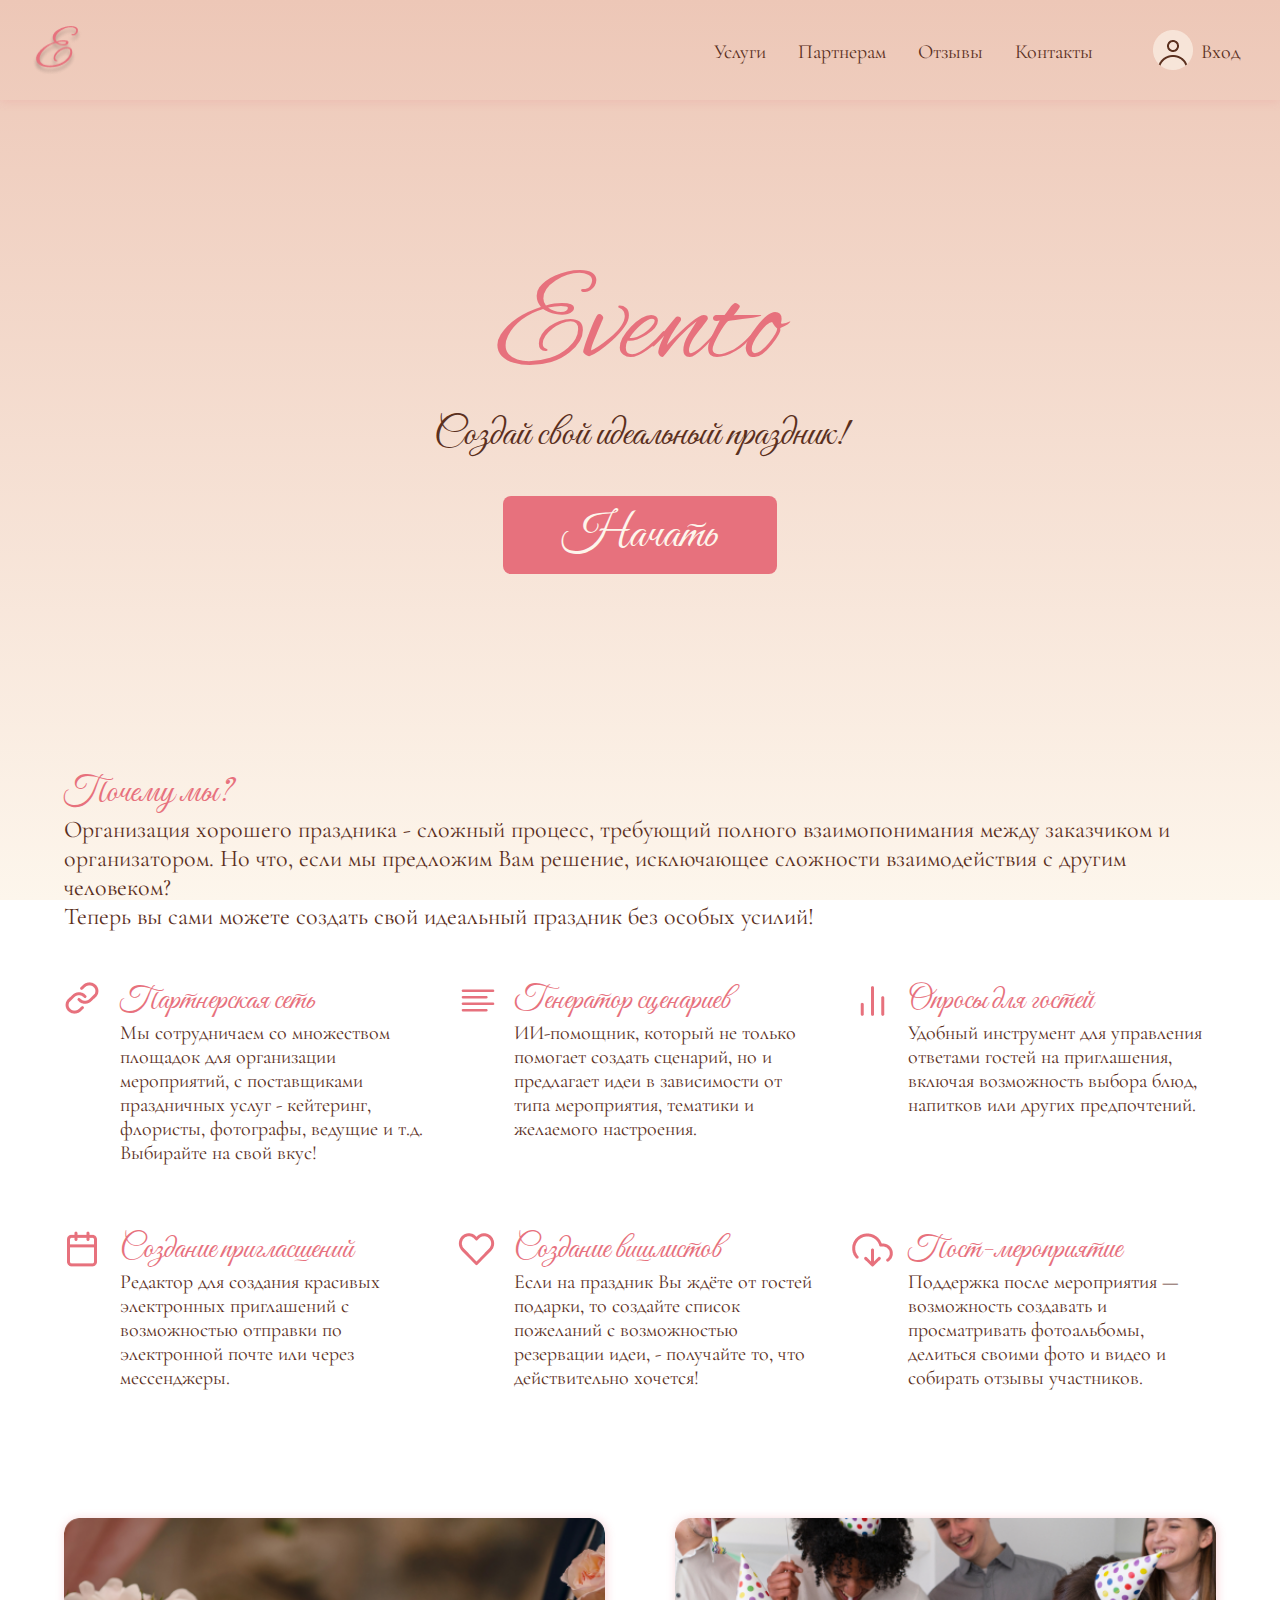
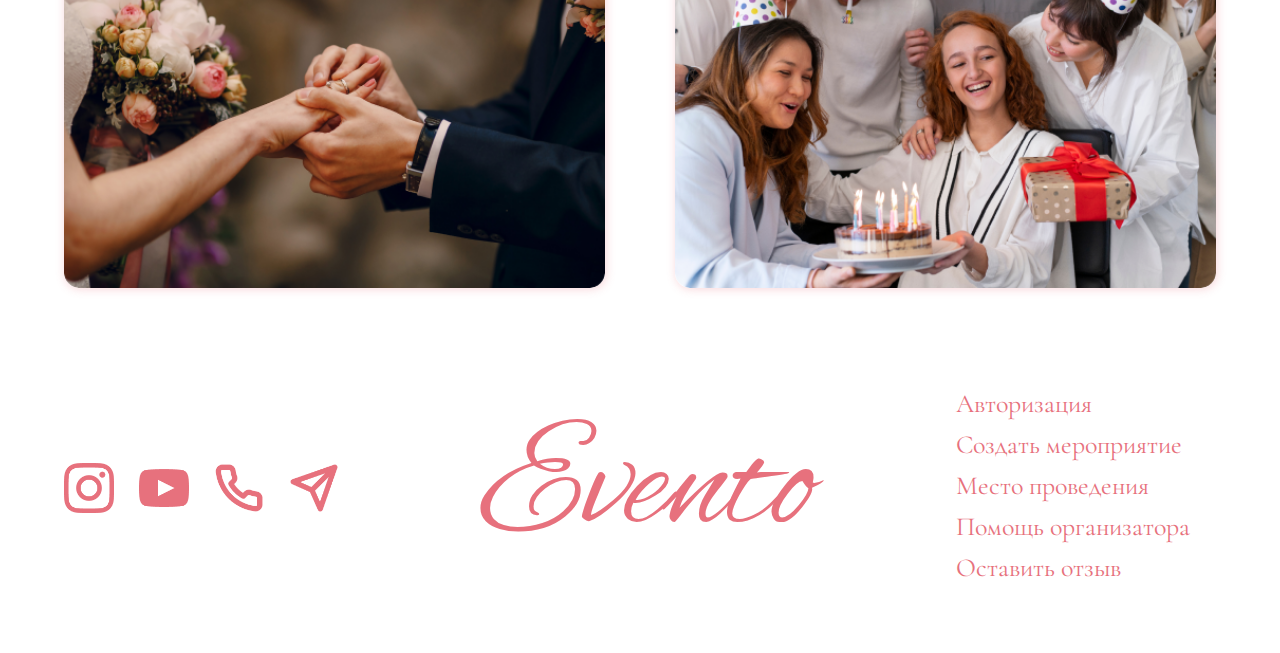
<file: frontend/index.html>
<!DOCTYPE html>
<html lang="ru">
<head>
    <meta charset="UTF-8">
    <meta name="viewport" content="width=device-width, initial-scale=1.0">
    <title>Evento</title>
    <link rel="stylesheet" href="style.css">
</head>
<body>
    <header>
        <img class="header__logo" src="source/logo.png" alt="#">
        <div class="header__right-side">
            <ul class="nav__list">
                <li class="nav__item">
                    <a href="#" class="nav__link">
                        Услуги
                    </a>
                </li>
                <li class="nav__item">
                    <a href="#" class="nav__link">
                        Партнерам
                    </a>
                </li>
                <li class="nav__item">
                    <a href="#" class="nav__link">
                        Отзывы
                    </a>
                </li>
                <li class="nav__item">
                    <a href="#" class="nav__link">
                        Контакты
                    </a>
                </li>
            </ul>
            <div class="header__login" id="btn-login">
                <img class="login-logo" src="source/login-logo.png" alt="#">
                <p class="login-text">Вход</p>
            </div>
        </div>
    </header>
    <main>
        <div class="container">
            <div class="main__first-view">
                <p class="evento">Evento</p>
                <p class="evento-description">Создай свой идеальный праздник!</p>
                <button class="button-start">Начать</button>
            </div>
            <div class="main__info">
                <h1 class="us__heading">Почему мы?</h1>
                <p class="us__description">
                    Организация хорошего праздника - сложный процесс, требующий полного взаимопонимания между заказчиком и организатором. Но что, если мы предложим Вам решение, исключающее сложности взаимодействия с другим человеком? <br>Теперь вы сами можете создать свой идеальный праздник без особых усилий!
                </p>
                <div class="cards">
                    <section class="card">
                        <img src="source/link.png" alt="#" class="card__logo">
                        <h2 class="card__heading">Партнерская сеть</h2>
                        <p class="card__description">
                            Мы сотрудничаем со множеством площадок для организации мероприятий, с поставщиками праздничных услуг - кейтеринг, флористы, фотографы, ведущие и т.д. Выбирайте на свой вкус!
                        </p>
                    </section>
                    <section class="card">
                        <img src="source/card2.png" alt="#" class="card__logo">
                        <h2 class="card__heading">Генератор сценариев</h2>
                        <p class="card__description">
                            ИИ-помощник, который не только помогает создать сценарий, но и предлагает идеи в зависимости от типа мероприятия, тематики и желаемого настроения.
                        </p>
                    </section>
                    <section class="card">
                        <img src="source/card3.png" alt="#" class="card__logo">
                        <h2 class="card__heading">Опросы для гостей</h2>
                        <p class="card__description">
                            Удобный инструмент для управления ответами гостей на приглашения, включая возможность выбора блюд, напитков или других предпочтений.
                        </p>
                    </section>
                    <section class="card">
                        <img src="source/card4.png" alt="#" class="card__logo">
                        <h2 class="card__heading">Создание пригласшений</h2>
                        <p class="card__description">
                            Редактор для создания красивых электронных приглашений с возможностью отправки по электронной почте или через мессенджеры.
                        </p>
                    </section>
                    <section class="card">
                        <img src="source/card5.png" alt="#" class="card__logo">
                        <h2 class="card__heading">Создание вишлистов</h2>
                        <p class="card__description">
                            Если на праздник Вы ждёте от гостей подарки, то создайте список пожеланий с возможностью резервации идеи, - получайте то, что действительно хочется!
                        </p>
                    </section>
                    <section class="card">
                        <img src="source/card6.png" alt="#" class="card__logo">
                        <h2 class="card__heading">Пост-мероприятие</h2>
                        <p class="card__description">
                            Поддержка после мероприятия — возможность создавать и просматривать фотоальбомы, делиться своими фото и видео и собирать отзывы участников.
                        </p>
                    </section>
                </div>
                <div class="photos">
                    <img src="source/photo1.png" alt="#" class="photo">
                    <img src="source/photo2.png" alt="#" class="photo">
                </div>
            </div>
        </div>
    </main>
    <footer>
        <div class="container">
            <div class="footer__content">
                <div class="left-side">
                    <!-- <img src="source/logo.png" alt="#" class="footer-logo"> -->
                    <div class="footer-social">
                        <a href="#" class="social-link">
                            <img src="source/inst.png" alt="#" class="social-logo">
                        </a>
                        <a href="#" class="social-link">
                            <img src="source/youtube.png" alt="#" class="social-logo">
                        </a>
                        <a href="#" class="social-link">
                            <img src="source/phone.png" alt="#" class="social-logo">
                        </a>
                        <a href="#" class="social-link">
                            <img src="source/tg.png" alt="#" class="social-logo">
                        </a>
                    </div>
                </div>
                <p class="footer-evento">Evento</p>
                <div class="footer__nav">
                    <!-- <h3 class="footer__list-heading">Ссылки</h3> -->
                    <ul class="footer__nav-list">
                        <li class="footer__list-item">
                            <a href="#" class="footer__nav-link">Авторизация</a>
                        </li>
                        <li class="footer__list-item">
                            <a href="#" class="footer__nav-link">Создать мероприятие</a>
                        </li>
                        <li class="footer__list-item">
                            <a href="#" class="footer__nav-link">Место проведения</a>
                        </li>
                        <li class="footer__list-item">
                            <a href="#" class="footer__nav-link">Помощь организатора</a>
                        </li>
                        <li class="footer__list-item">
                            <a href="#" class="footer__nav-link">Оставить отзыв</a>
                        </li>
                    </ul>
                </div>
            </div>
        </div>
    </footer>
    <div id="modal" class="modal">
        <div class="wrapper">
            <div id="closeModal" class="closeModal"></div>
            <h2 class="form-heading">Добро пожаловать в <span class="welcome-evento">Evento!</span></h2>
            <form action="#" class="form1">
                <input type="name" placeholder="Имя пользователя">
                <input type="password" placeholder="Пароль">
                <a href="#" class="forgot">Забыли пароль?</a>
                <button id="entry-btn">Войти</button>
                <p class="or">Или</p>
                <button id="vk-btn">Войти с ВК</button>
                <p class="no-acc">Еще нет аккаунта в Evento?</p>
                <button id="reg-btn">Зарегистрироваться</button>
            </form>
        </div>
    </div>   
    <div id="modal2" class="modal2">
        <div class="wrapper2">
            <div id="closeModal2" class="closeModal"></div>
            <h2 class="form-heading">Регистрация в <span class="welcome-evento">Evento!</span></h2>
            <form action="#" class="form2">
                <p class="reg">Придумайте имя пользователя:</p>
                <input type="name" placeholder="Имя пользователя">
                <p class="reg">Укажите электронную почту:</p>
                <input type="email" placeholder="Электронная почта">
                <p class="reg">Придумайте пароль:</p>
                <input type="password" placeholder="Пароль">
                <p class="reg">Повторите пароль:</p>
                <input type="password" placeholder="Повторите пароль">
                <div class="fin-btn">
                    <button id="fin-reg-btn">Зарегистрироваться</button>
                </div>
            </form>
        </div>
    </div> 
    <script src="main.js"></script> 
</body>
</html>
</file>
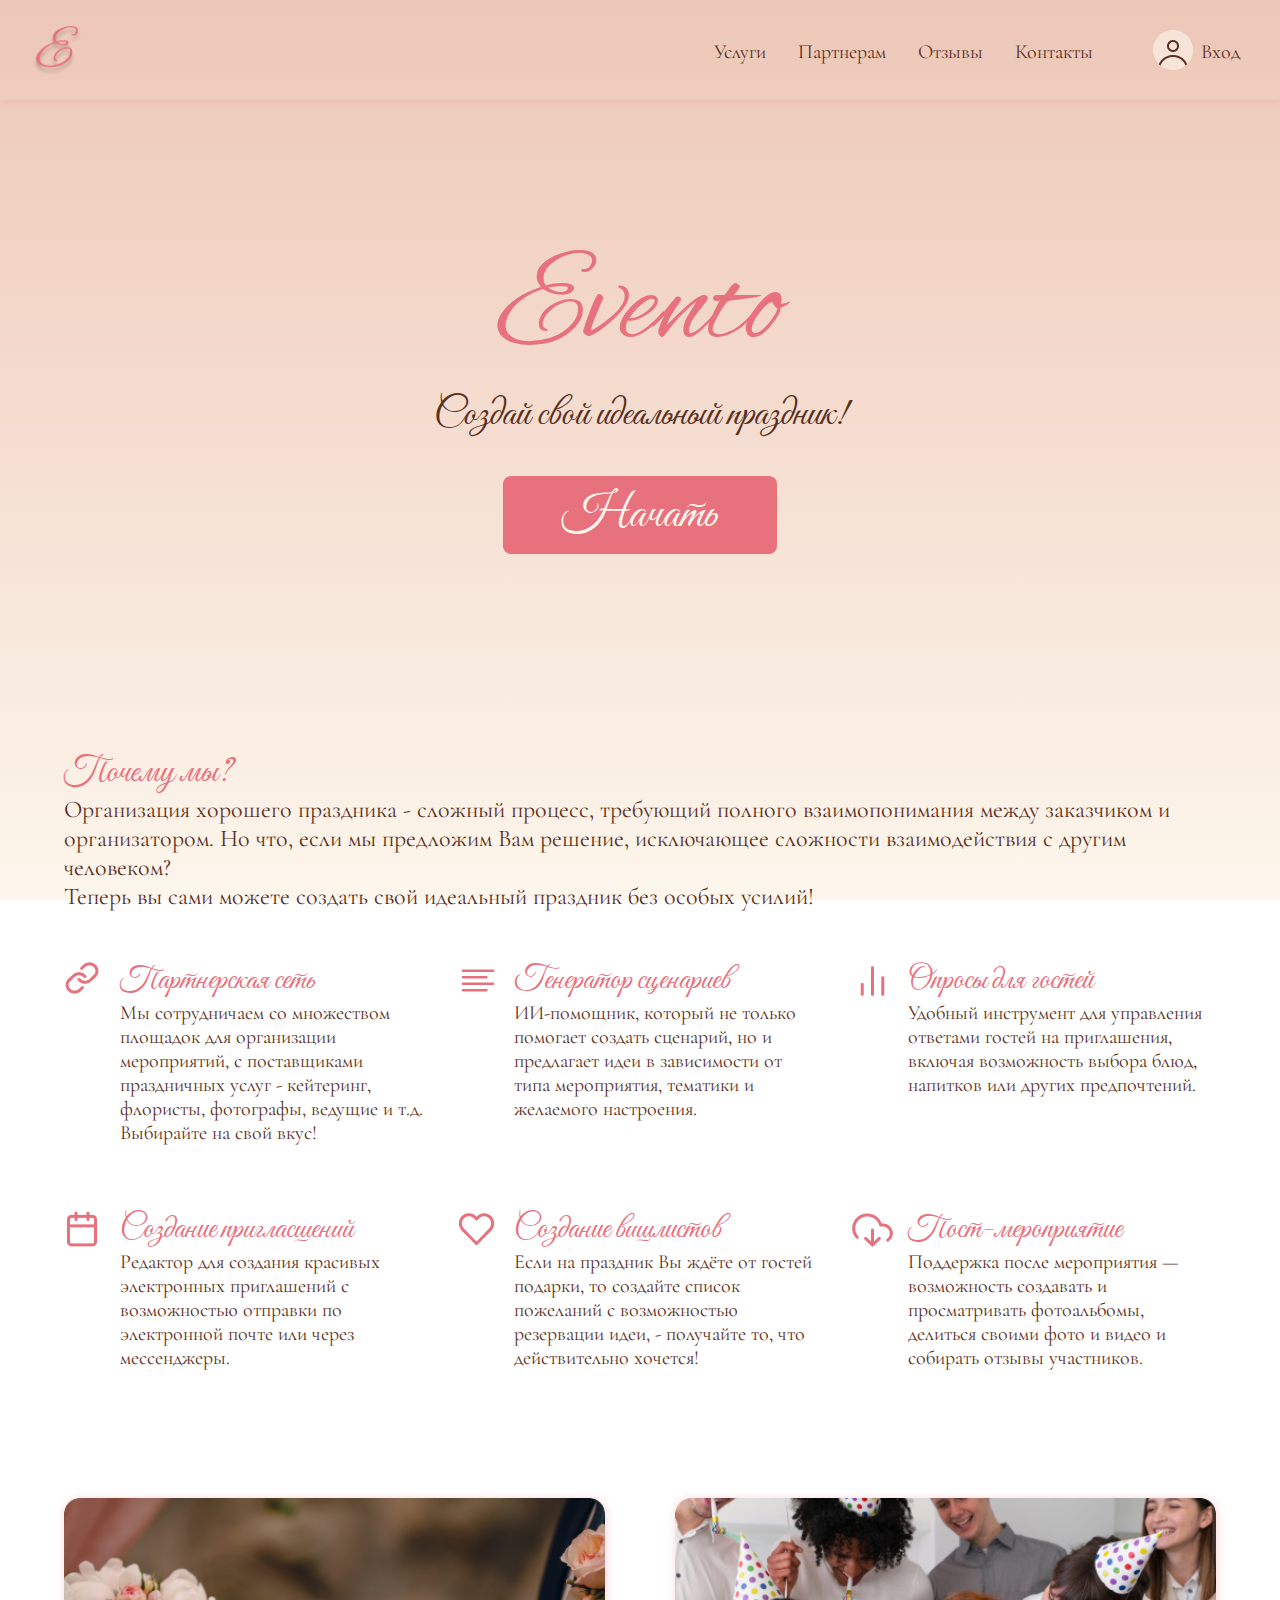
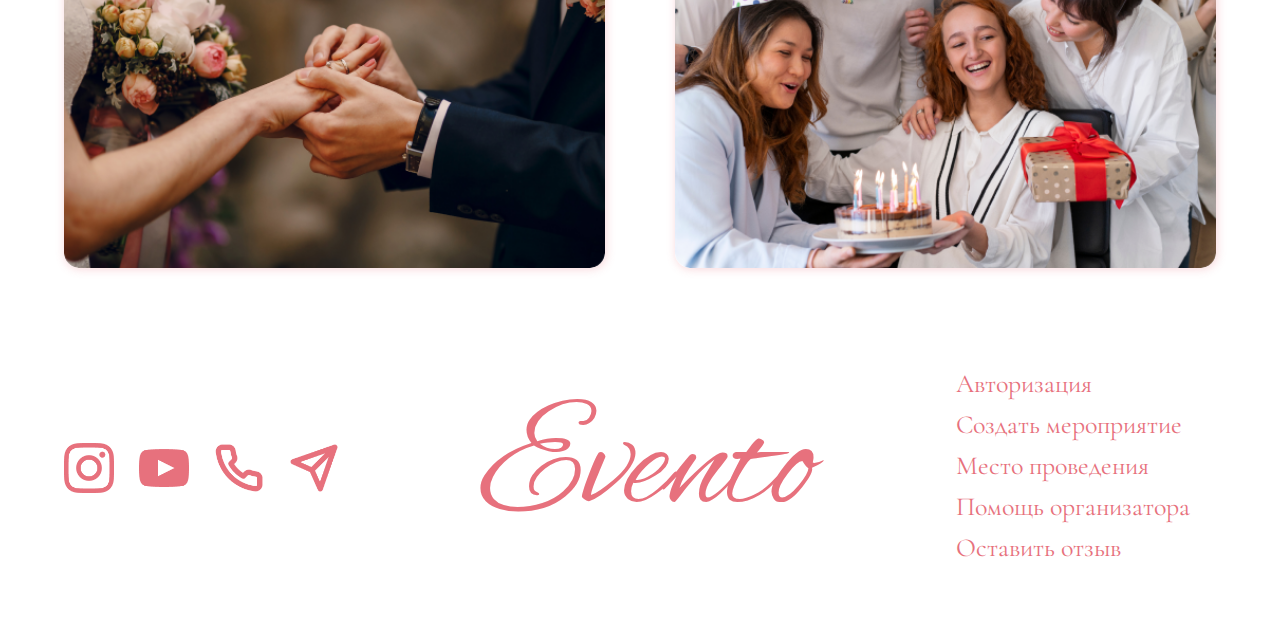
<file: frontend/html/index.html>
<!DOCTYPE html>
<html lang="ru">
<head>
    <meta charset="UTF-8">
    <meta name="viewport" content="width=device-width, initial-scale=1.0">
    <title>Evento</title>
    <link rel="stylesheet" href="../style/default.css">
    <link rel="stylesheet" href="../style/fonts.css">
    <link rel="stylesheet" href="../style/header.css">
    <link rel="stylesheet" href="../style/footer.css">
    <link rel="stylesheet" href="../style/modal.css">
    <link rel="stylesheet" href="../style/style.css">
</head>
<body>
    <header>
        <img class="header__logo" src="../source/logo.png" alt="#">
        <div class="header__right-side">
            <ul class="nav__list">
                <li class="nav__item">
                    <a href="../html/sub.html" class="nav__link">
                        Услуги
                    </a>
                </li>
                <li class="nav__item">
                    <a href="../html/partners.html" class="nav__link">
                        Партнерам
                    </a>
                </li>
                <li class="nav__item">
                    <a href="../html/feedback.html" class="nav__link">
                        Отзывы
                    </a>
                </li>
                <li class="nav__item">
                    <a href="contacts.html" class="nav__link">
                        Контакты
                    </a>
                </li>
            </ul>
            <div class="header__login" id="btn-login">
                <img class="login-logo" src="../source/login-logo.png" alt="#">
                <p class="login-text">Вход</p>
            </div>
        </div>
    </header>
    <main>
        <div class="container">
            <div class="main__first-view">
                <p class="evento">Evento</p>
                <p class="evento-description">Создай свой идеальный праздник!</p>
                <a href="sub.html"><button class="button-start">Начать</button></a>
            </div>
            <div class="main__info">
                <h1 class="us__heading">Почему мы?</h1>
                <p class="us__description">
                    Организация хорошего праздника - сложный процесс, требующий полного взаимопонимания между заказчиком и организатором. Но что, если мы предложим Вам решение, исключающее сложности взаимодействия с другим человеком? <br>Теперь вы сами можете создать свой идеальный праздник без особых усилий!
                </p>
                <div class="cards">
                    <section class="card">
                        <img src="../source/link.png" alt="#" class="card__logo">
                        <h2 class="card__heading">Партнерская сеть</h2>
                        <p class="card__description">
                            Мы сотрудничаем со множеством площадок для организации мероприятий, с поставщиками праздничных услуг - кейтеринг, флористы, фотографы, ведущие и т.д. Выбирайте на свой вкус!
                        </p>
                    </section>
                    <section class="card">
                        <img src="../source/card2.png" alt="#" class="card__logo">
                        <h2 class="card__heading">Генератор сценариев</h2>
                        <p class="card__description">
                            ИИ-помощник, который не только помогает создать сценарий, но и предлагает идеи в зависимости от типа мероприятия, тематики и желаемого настроения.
                        </p>
                    </section>
                    <section class="card">
                        <img src="../source/card3.png" alt="#" class="card__logo">
                        <h2 class="card__heading">Опросы для гостей</h2>
                        <p class="card__description">
                            Удобный инструмент для управления ответами гостей на приглашения, включая возможность выбора блюд, напитков или других предпочтений.
                        </p>
                    </section>
                    <section class="card">
                        <img src="../source/card4.png" alt="#" class="card__logo">
                        <h2 class="card__heading">Создание пригласшений</h2>
                        <p class="card__description">
                            Редактор для создания красивых электронных приглашений с возможностью отправки по электронной почте или через мессенджеры.
                        </p>
                    </section>
                    <section class="card">
                        <img src="../source/card5.png" alt="#" class="card__logo">
                        <h2 class="card__heading">Создание вишлистов</h2>
                        <p class="card__description">
                            Если на праздник Вы ждёте от гостей подарки, то создайте список пожеланий с возможностью резервации идеи, - получайте то, что действительно хочется!
                        </p>
                    </section>
                    <section class="card">
                        <img src="../source/card6.png" alt="#" class="card__logo">
                        <h2 class="card__heading">Пост-мероприятие</h2>
                        <p class="card__description">
                            Поддержка после мероприятия — возможность создавать и просматривать фотоальбомы, делиться своими фото и видео и собирать отзывы участников.
                        </p>
                    </section>
                </div>
                <div class="photos">
                    <img src="../source/photo1.png" alt="#" class="photo">
                    <img src="../source/photo2.png" alt="#" class="photo">
                </div>
            </div>
        </div>
    </main>
    <footer>
        <div class="container">
            <div class="footer__content">
                <div class="left-side">
                    <div class="footer-social">
                        <a href="https://github.com/Denis-Mist/Event" class="social-link" target="_blank">
                            <img src="../source/inst.png" alt="#" class="social-logo">
                        </a>
                        <a href="https://github.com/Denis-Mist/Event" class="social-link" target="_blank">
                            <img src="../source/youtube.png" alt="#" class="social-logo">
                        </a>
                        <a href="https://github.com/Denis-Mist/Event" class="social-link" target="_blank">
                            <img src="../source/phone.png" alt="#" class="social-logo">
                        </a>
                        <a href="https://github.com/Denis-Mist/Event" class="social-link" target="_blank">
                            <img src="../source/tg.png" alt="#" class="social-logo">
                        </a>
                    </div>
                </div>
                <p class="footer-evento">Evento</p>
                <div class="footer__nav">
                    <ul class="footer__nav-list">
                        <li class="footer__list-item">
                            <a href="#" class="footer__nav-link">Авторизация</a>
                        </li>
                        <li class="footer__list-item">
                            <a href="#" class="footer__nav-link">Создать мероприятие</a>
                        </li>
                        <li class="footer__list-item">
                            <a href="#" class="footer__nav-link">Место проведения</a>
                        </li>
                        <li class="footer__list-item">
                            <a href="#" class="footer__nav-link">Помощь организатора</a>
                        </li>
                        <li class="footer__list-item">
                            <a href="#" class="footer__nav-link">Оставить отзыв</a>
                        </li>
                    </ul>
                </div>
            </div>
        </div>
    </footer>
    <div id="modal" class="modal">
        <div class="wrapper">
            <div id="closeModal" class="closeModal"></div>
            <h2 class="form-heading">Добро пожаловать в <span class="welcome-evento">Evento!</span></h2>
            <form action="#" class="form1">
                <input type="name" id="login" placeholder="Имя пользователя">
                <input type="password" id="password" placeholder="Пароль">
                <a href="#" class="forgot">Забыли пароль?</a>
                <button id="entry-btn">Войти</button>
                <p class="or">Или</p>
                <button id="vk-btn">Войти с ВК</button>
                <p class="no-acc">Еще нет аккаунта в Evento?</p>
                <button id="reg-btn">Зарегистрироваться</button>
            </form>
        </div>
    </div>   
    <div id="modal2" class="modal2">
        <div class="wrapper2">
            <div id="closeModal2" class="closeModal"></div>
            <h2 class="form-heading">Регистрация в <span class="welcome-evento">Evento!</span></h2>
            <form action="#" class="form2">
                <p class="reg">Придумайте имя пользователя:</p>
                <input type="name" placeholder="Имя пользователя">
                <p class="reg">Укажите электронную почту:</p>
                <input type="email" placeholder="Электронная почта">
                <p class="reg">Придумайте пароль:</p>
                <input type="password" placeholder="Пароль">
                <p class="reg">Повторите пароль:</p>
                <input type="password" placeholder="Повторите пароль">
                <div class="fin-btn">
                    <button id="fin-reg-btn">Зарегистрироваться</button>
                </div>
            </form>
        </div>
    </div> 
    <script src="../js/main.js"></script> 
    <script src="../js/login.js"></script>
</body>
</html>
</file>
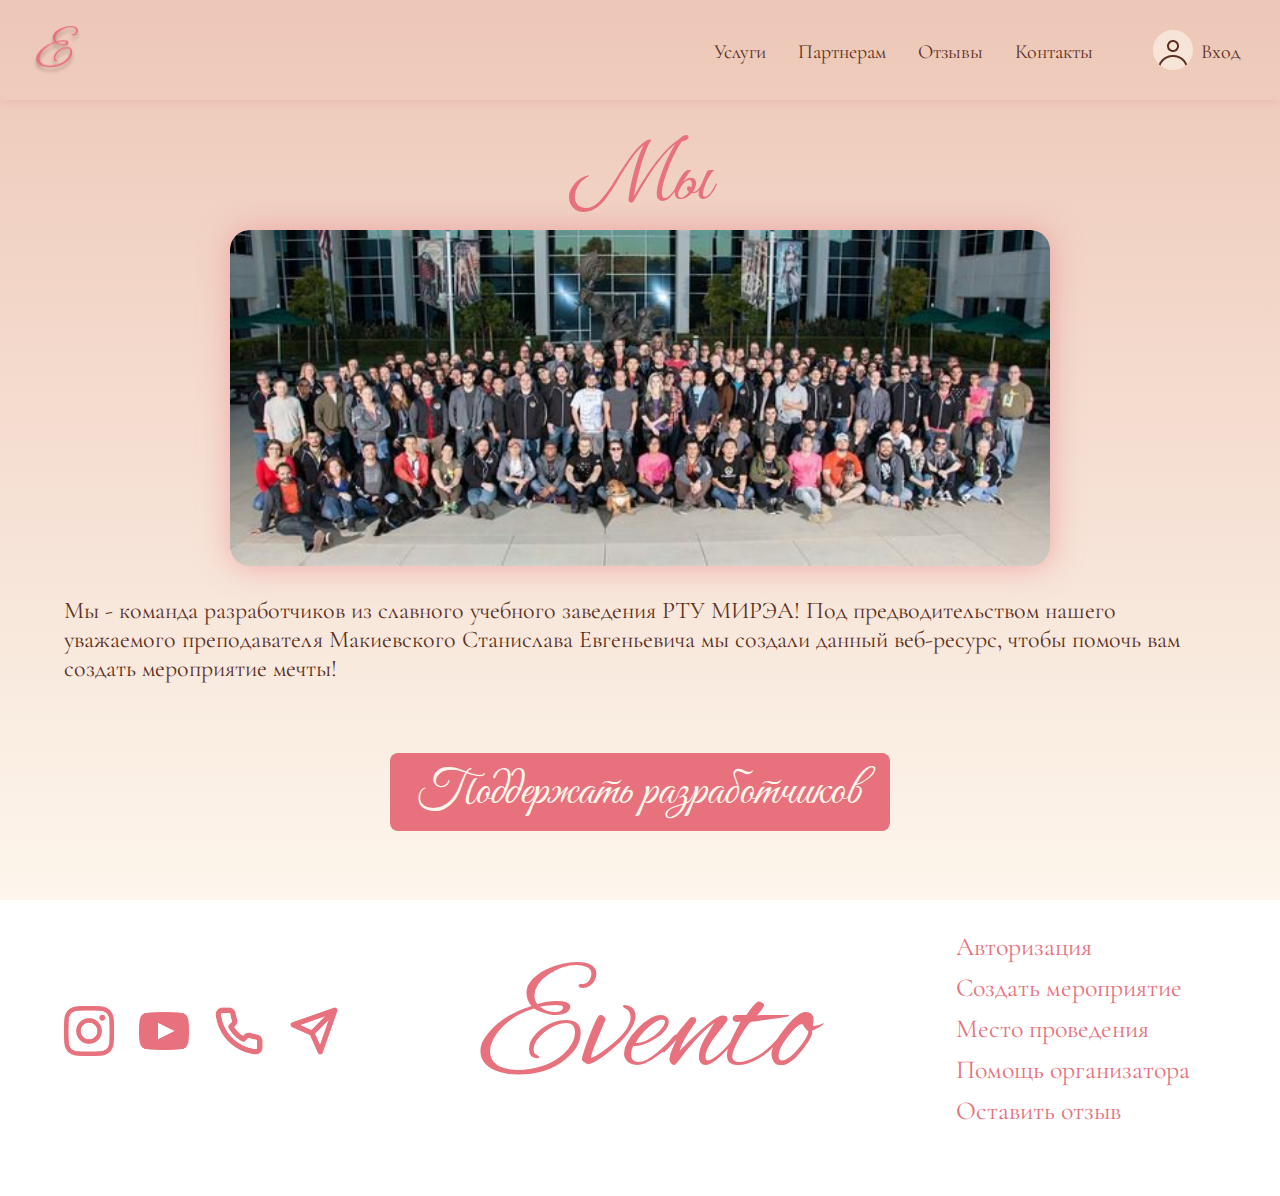
<file: frontend/html/contacts.html>
<!DOCTYPE html>
<html lang="ru">
<head>
    <meta charset="UTF-8">
    <meta name="viewport" content="width=device-width, initial-scale=1.0">
    <title>Evento</title>
    <link rel="stylesheet" href="../style/default.css">
    <link rel="stylesheet" href="../style/fonts.css">
    <link rel="stylesheet" href="../style/header.css">
    <link rel="stylesheet" href="../style/footer.css">
    <link rel="stylesheet" href="../style/modal.css">
    <link rel="stylesheet" href="../style/feedback.css">
    <link rel="stylesheet" href="../style/contacts.css">
</head>
<body>
    <header>
        <a href="../html/index.html"><img class="header__logo" src="../source/logo.png" alt="#"></a>
        <div class="header__right-side">
            <ul class="nav__list">
                <li class="nav__item">
                    <a href="../html/sub.html" class="nav__link">
                        Услуги
                    </a>
                </li>
                <li class="nav__item">
                    <a href="../html/partners.html" class="nav__link">
                        Партнерам
                    </a>
                </li>
                <li class="nav__item">
                    <a href="#" class="nav__link">
                        Отзывы
                    </a>
                </li>
                <li class="nav__item">
                    <a href="#" class="nav__link">
                        Контакты
                    </a>
                </li>
            </ul>
            <div class="header__login" id="btn-login">
                <img class="login-logo" src="../source/login-logo.png" alt="#">
                <p class="login-text">Вход</p>
            </div>
        </div>
    </header>
    <main>
        <div class="container">
            <h2 class="greatVibes90">Мы</h2>
            <div class="we-container">
                <img class="we-img" src="../source/we.jpg" alt="#">
                <p class="we-par">Мы - команда разработчиков из славного учебного заведения РТУ МИРЭА! Под предводительством нашего уважаемого преподавателя Макиевского Станислава Евгеньевича мы создали данный веб-ресурс, чтобы помочь вам создать мероприятие мечты!</p>
                <button id="support" class="support">Поддержать разработчиков</button>
            </div>
        </div>
        
    </main>

    <footer>
        <div class="container">
            <div class="footer__content">
                <div class="left-side">
                    <div class="footer-social">
                        <a href="https://github.com/Denis-Mist/Event" class="social-link" target="_blank">
                            <img src="../source/inst.png" alt="#" class="social-logo">
                        </a>
                        <a href="https://github.com/Denis-Mist/Event" class="social-link" target="_blank">
                            <img src="../source/youtube.png" alt="#" class="social-logo">
                        </a>
                        <a href="https://github.com/Denis-Mist/Event" class="social-link" target="_blank">
                            <img src="../source/phone.png" alt="#" class="social-logo">
                        </a>
                        <a href="https://github.com/Denis-Mist/Event" class="social-link" target="_blank">
                            <img src="../source/tg.png" alt="#" class="social-logo">
                        </a>
                    </div>
                </div>
                <p class="footer-evento">Evento</p>
                <div class="footer__nav">
                    <ul class="footer__nav-list">
                        <li class="footer__list-item">
                            <a href="#" class="footer__nav-link">Авторизация</a>
                        </li>
                        <li class="footer__list-item">
                            <a href="#" class="footer__nav-link">Создать мероприятие</a>
                        </li>
                        <li class="footer__list-item">
                            <a href="#" class="footer__nav-link">Место проведения</a>
                        </li>
                        <li class="footer__list-item">
                            <a href="#" class="footer__nav-link">Помощь организатора</a>
                        </li>
                        <li class="footer__list-item">
                            <a href="#" class="footer__nav-link">Оставить отзыв</a>
                        </li>
                    </ul>
                </div>
            </div>
        </div>
    </footer>
    <div id="modal" class="modal">
        <div class="wrapper">
            <div id="closeModal" class="closeModal"></div>
            <h2 class="form-heading">Добро пожаловать в <span class="welcome-evento">Evento!</span></h2>
            <form action="#" class="form1">
                <input type="name" id="login" placeholder="Имя пользователя">
                <input type="password" id="password" placeholder="Пароль">
                <a href="#" class="forgot">Забыли пароль?</a>
                <button id="entry-btn">Войти</button>
                <p class="or">Или</p>
                <button id="vk-btn">Войти с ВК</button>
                <p class="no-acc">Еще нет аккаунта в Evento?</p>
                <button id="reg-btn">Зарегистрироваться</button>
            </form>
        </div>
    </div>   
    <div id="modal2" class="modal2">
        <div class="wrapper2">
            <div id="closeModal2" class="closeModal"></div>
            <h2 class="form-heading">Регистрация в <span class="welcome-evento">Evento!</span></h2>
            <form action="#" class="form2">
                <p class="reg">Придумайте имя пользователя:</p>
                <input type="name" placeholder="Имя пользователя">
                <p class="reg">Укажите электронную почту:</p>
                <input type="email" placeholder="Электронная почта">
                <p class="reg">Придумайте пароль:</p>
                <input type="password" placeholder="Пароль">
                <p class="reg">Повторите пароль:</p>
                <input type="password" placeholder="Повторите пароль">
                <div class="fin-btn">
                    <button id="fin-reg-btn">Зарегистрироваться</button>
                </div>
            </form>
        </div>
    </div> 
    <div id="modal3" class="modal">
        <div class="purch-wrap">
            <div id="closeModal3" class="closeModal"></div>
            <h2 class="form-heading">Выберите тип оплаты</h2>
            <button class="purchase-btn">СБП</button>
            <button class="purchase-btn" id="purch-card-btn">Карта</button>
            <button class="purchase-btn">MirPay</button>
        </div>
    </div> 
    <div id="modal4" class="modal">
        <div class="purch-wrap2">
            <div id="closeModal4" class="closeModal"></div>
            <form action="#" class="purch-form">
                <h2 class="form-heading">Карта</h2>
                <input type="number" class="purch-input number-input" placeholder="Номер карты">
                <div class="dateCVV">
                    <input type="month" class="purch-input date-input">
                    <input type="password" class="purch-input cvv-input" placeholder="CVV">
                </div>
                <input type="text" class="name-input" placeholder="Ivanov Ivan">
                <div class="purch-submit">
                    <button class="purch-submit-btn">Поддержать</button>
                </div>
            </form>
        </div>
    </div>
    <script src="../js/main.js"></script> 
    <script src="../js/login.js"></script>
    <script src="../js/support.js"></script>
</body>
</html>
</file>
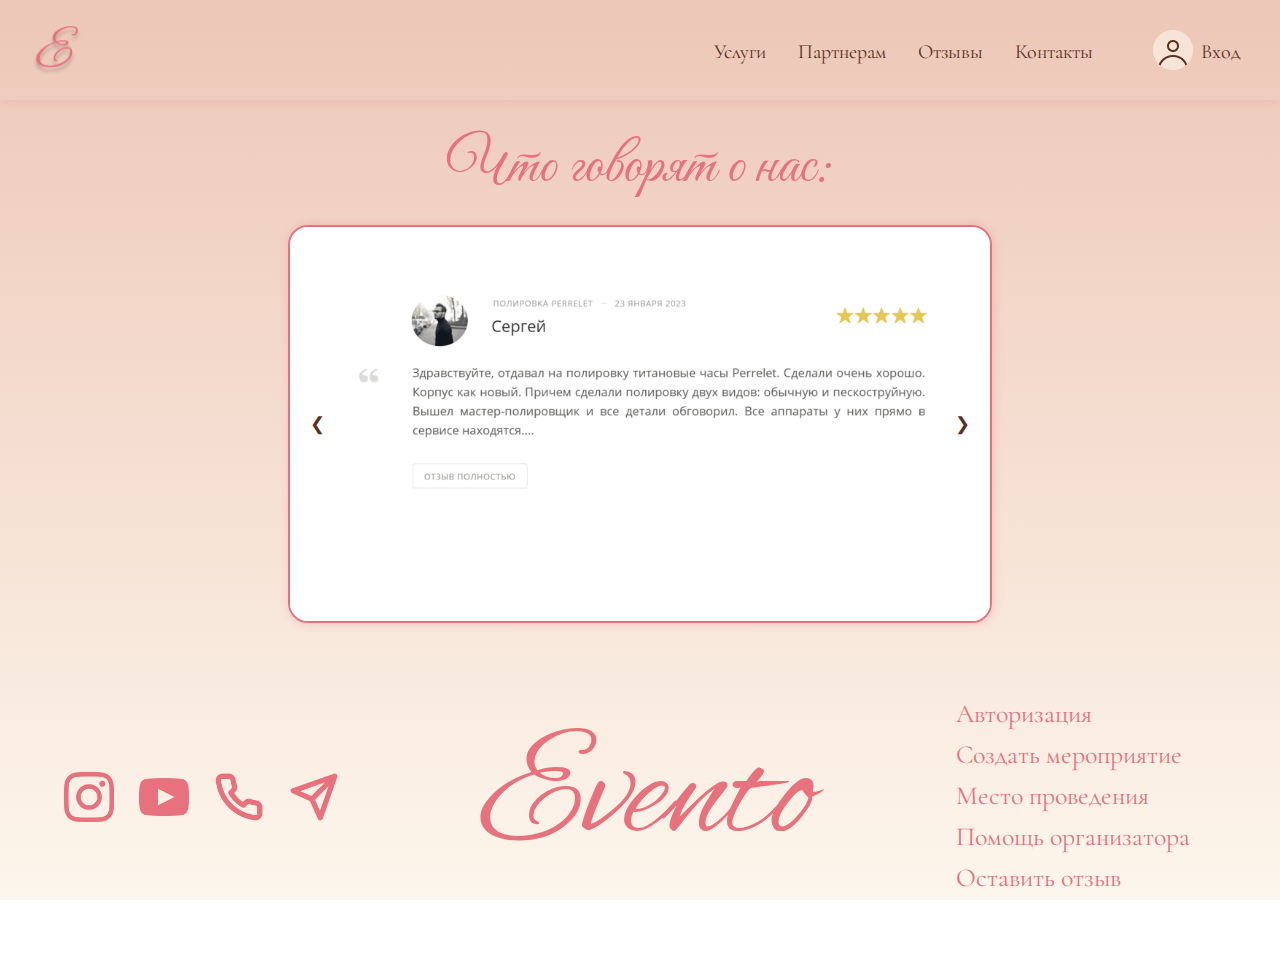
<file: frontend/html/feedback.html>
<!DOCTYPE html>
<html lang="ru">
<head>
    <meta charset="UTF-8">
    <meta name="viewport" content="width=device-width, initial-scale=1.0">
    <title>Evento</title>
    <link rel="stylesheet" href="../style/default.css">
    <link rel="stylesheet" href="../style/fonts.css">
    <link rel="stylesheet" href="../style/header.css">
    <link rel="stylesheet" href="../style/footer.css">
    <link rel="stylesheet" href="../style/modal.css">
    <link rel="stylesheet" href="../style/feedback.css">
</head>
<body>
    <header>
        <a href="../html/index.html"><img class="header__logo" src="../source/logo.png" alt="#"></a>
        <div class="header__right-side">
            <ul class="nav__list">
                <li class="nav__item">
                    <a href="../html/sub.html" class="nav__link">
                        Услуги
                    </a>
                </li>
                <li class="nav__item">
                    <a href="../html/partners.html" class="nav__link">
                        Партнерам
                    </a>
                </li>
                <li class="nav__item">
                    <a href="#" class="nav__link">
                        Отзывы
                    </a>
                </li>
                <li class="nav__item">
                    <a href="contacts.html" class="nav__link">
                        Контакты
                    </a>
                </li>
            </ul>
            <div class="header__login" id="btn-login">
                <img class="login-logo" src="../source/login-logo.png" alt="#">
                <p class="login-text">Вход</p>
            </div>
        </div>
    </header>
    <main>
        <h2 class="aboutUs-heading">Что говорят о нас:</h2>
        <div class="slider">
            <div class="slides">
                <div class="slide active">
                    <img src="../source/feedback.png" alt="Слайд 1">
                </div>
                <div class="slide">
                    <img src="../source/feedback.png" alt="Слайд 2">
                </div>
                <div class="slide">
                    <img src="../source/feedback.png" alt="Слайд 3">
                </div>
            </div>
            <button class="prev slider-btn" onclick="changeSlide(-1)">&#10094;</button>
            <button class="next slider-btn" onclick="changeSlide(1)">&#10095;</button>
        </div>
    </main>

    <footer>
        <div class="container">
            <div class="footer__content">
                <div class="left-side">
                    <div class="footer-social">
                        <a href="https://github.com/Denis-Mist/Event" class="social-link" target="_blank">
                            <img src="../source/inst.png" alt="#" class="social-logo">
                        </a>
                        <a href="https://github.com/Denis-Mist/Event" class="social-link" target="_blank">
                            <img src="../source/youtube.png" alt="#" class="social-logo">
                        </a>
                        <a href="https://github.com/Denis-Mist/Event" class="social-link" target="_blank">
                            <img src="../source/phone.png" alt="#" class="social-logo">
                        </a>
                        <a href="https://github.com/Denis-Mist/Event" class="social-link" target="_blank">
                            <img src="../source/tg.png" alt="#" class="social-logo">
                        </a>
                    </div>
                </div>
                <p class="footer-evento">Evento</p>
                <div class="footer__nav">
                    <ul class="footer__nav-list">
                        <li class="footer__list-item">
                            <a href="#" class="footer__nav-link">Авторизация</a>
                        </li>
                        <li class="footer__list-item">
                            <a href="#" class="footer__nav-link">Создать мероприятие</a>
                        </li>
                        <li class="footer__list-item">
                            <a href="#" class="footer__nav-link">Место проведения</a>
                        </li>
                        <li class="footer__list-item">
                            <a href="#" class="footer__nav-link">Помощь организатора</a>
                        </li>
                        <li class="footer__list-item">
                            <a href="#" class="footer__nav-link">Оставить отзыв</a>
                        </li>
                    </ul>
                </div>
            </div>
        </div>
    </footer>
    <div id="modal" class="modal">
        <div class="wrapper">
            <div id="closeModal" class="closeModal"></div>
            <h2 class="form-heading">Добро пожаловать в <span class="welcome-evento">Evento!</span></h2>
            <form action="#" class="form1">
                <input type="name" id="login" placeholder="Имя пользователя">
                <input type="password" id="password" placeholder="Пароль">
                <a href="#" class="forgot">Забыли пароль?</a>
                <button id="entry-btn">Войти</button>
                <p class="or">Или</p>
                <button id="vk-btn">Войти с ВК</button>
                <p class="no-acc">Еще нет аккаунта в Evento?</p>
                <button id="reg-btn">Зарегистрироваться</button>
            </form>
        </div>
    </div>   
    <div id="modal2" class="modal2">
        <div class="wrapper2">
            <div id="closeModal2" class="closeModal"></div>
            <h2 class="form-heading">Регистрация в <span class="welcome-evento">Evento!</span></h2>
            <form action="#" class="form2">
                <p class="reg">Придумайте имя пользователя:</p>
                <input type="name" placeholder="Имя пользователя">
                <p class="reg">Укажите электронную почту:</p>
                <input type="email" placeholder="Электронная почта">
                <p class="reg">Придумайте пароль:</p>
                <input type="password" placeholder="Пароль">
                <p class="reg">Повторите пароль:</p>
                <input type="password" placeholder="Повторите пароль">
                <div class="fin-btn">
                    <button id="fin-reg-btn">Зарегистрироваться</button>
                </div>
            </form>
        </div>
    </div> 
    <script src="../js/main.js"></script> 
    <script src="../js/login.js"></script>
    <script src="../js/slider.js"></script>
</body>
</html>
</file>
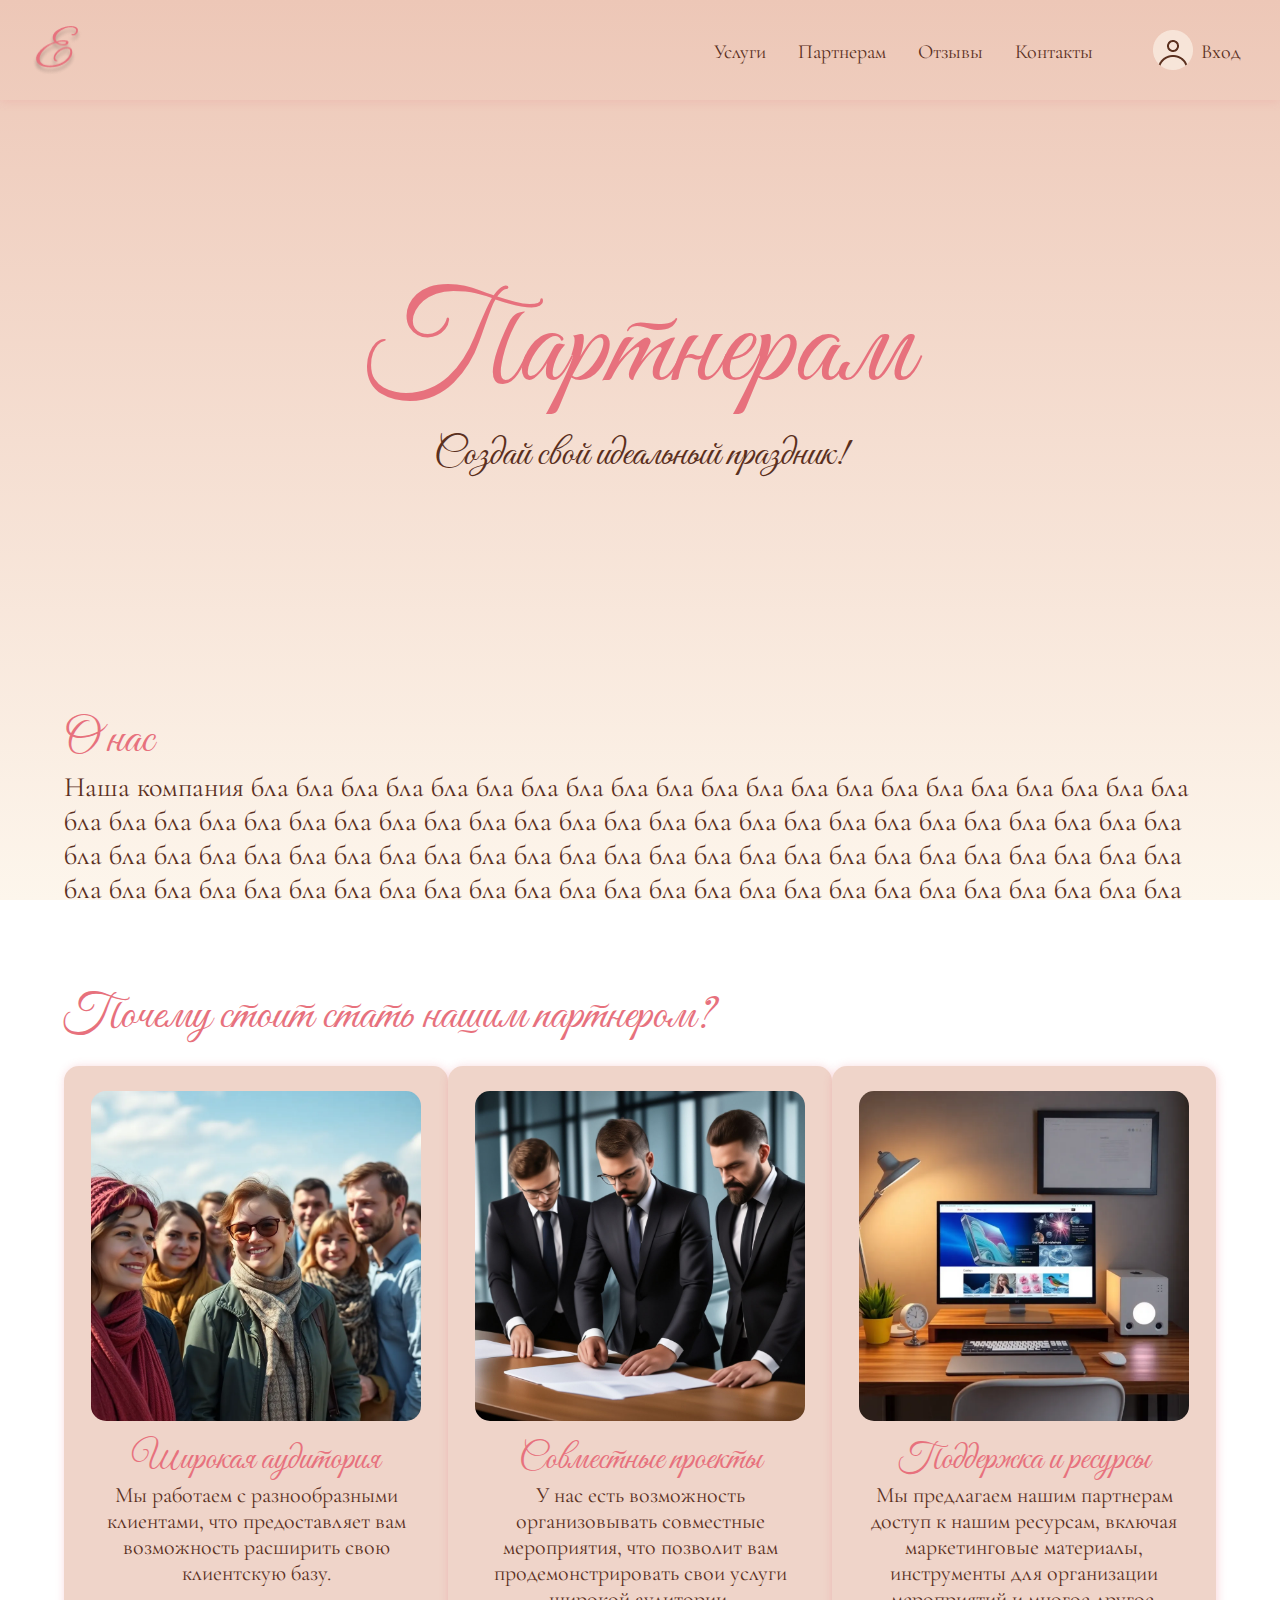
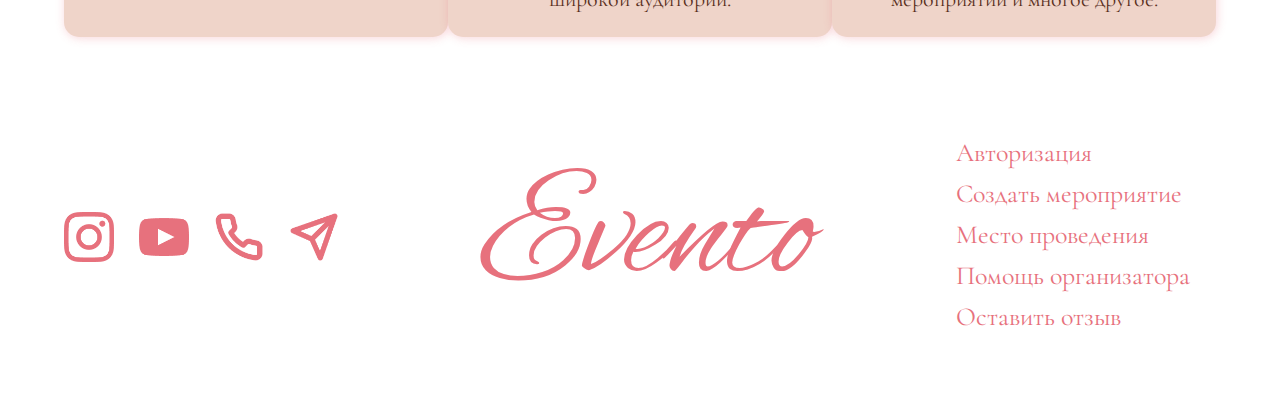
<file: frontend/html/partners.html>
<!DOCTYPE html>
<html lang="ru">
<head>
    <meta charset="UTF-8">
    <meta name="viewport" content="width=device-width, initial-scale=1.0">
    <title>Evento</title>
    <link rel="stylesheet" href="../style/default.css">
    <link rel="stylesheet" href="../style/fonts.css">
    <link rel="stylesheet" href="../style/header.css">
    <link rel="stylesheet" href="../style/footer.css">
    <link rel="stylesheet" href="../style/modal.css">
    <link rel="stylesheet" href="../style/partners.css">
</head>
<body>
    <header>
        <a href="../html/index.html"><img class="header__logo" src="../source/logo.png" alt="#"></a>
        <div class="header__right-side">
            <ul class="nav__list">
                <li class="nav__item">
                    <a href="../html/sub.html" class="nav__link">
                        Услуги
                    </a>
                </li>
                <li class="nav__item">
                    <a href="../html/partners.html" class="nav__link">
                        Партнерам
                    </a>
                </li>
                <li class="nav__item">
                    <a href="../html/feedback.html" class="nav__link">
                        Отзывы
                    </a>
                </li>
                <li class="nav__item">
                    <a href="contacts.html" class="nav__link">
                        Контакты
                    </a>
                </li>
            </ul>
            <div class="header__login" id="btn-login">
                <img class="login-logo" src="../source/login-logo.png" alt="#">
                <p class="login-text">Вход</p>
            </div>
        </div>
    </header>
    <main>
        <div class="container">
            <div class="main__first-view">
                <p class="forPartners">Партнерам</p>
                <p class="forPartners-description">Создай свой идеальный праздник!</p>
            </div>
            <h2 class="aboutUs">О нас</h2>
            <p class="aboutUs-description">Наша компания бла бла бла бла бла бла бла бла бла бла бла бла бла бла бла бла бла бла бла бла бла бла бла бла бла бла бла бла бла бла бла бла бла бла бла бла бла бла бла бла бла бла бла бла бла бла бла бла бла бла бла бла бла бла бла бла бла бла бла бла бла бла бла бла бла бла бла бла бла бла бла бла бла бла бла бла бла бла бла бла бла бла бла бла бла бла бла бла бла бла бла бла бла бла бла бла</p>
            <h2 class="why">Почему стоит стать нашим партнером?</h2>
            <div class="cards">
                <ul class="cards__list">
                    <li class="card">
                        <img class="card-img" src="../source/partners-card1.jpg" alt="#">
                        <h3 class="card__heading">Широкая аудитория</h3>
                        <p class="card__description">Мы работаем с разнообразными клиентами, что предоставляет вам возможность расширить свою клиентскую базу.</p>
                    </li>
                    <li class="card">
                        <img class="card-img" src="../source/partners-card2.jpg" alt="#">
                        <h3 class="card__heading">Совместные проекты</h3>
                        <p class="card__description">У нас есть возможность организовывать совместные мероприятия, что позволит вам продемонстрировать свои услуги широкой аудитории.</p>
                    </li>
                    <li class="card">
                        <img class="card-img" src="../source/partners-card3.jpg" alt="#">
                        <h3 class="card__heading">Поддержка и ресурсы</h3>
                        <p class="card__description">Мы предлагаем нашим партнерам доступ к нашим ресурсам, включая маркетинговые материалы, инструменты для организации мероприятий и многое другое.</p>
                    </li>
                </ul>
            </div>
        </div>
    </main>
    <footer>
        <div class="container">
            <div class="footer__content">
                <div class="left-side">
                    <!-- <img src="../source/logo.png" alt="#" class="footer-logo"> -->
                    <div class="footer-social">
                        <a href="https://github.com/Denis-Mist/Event" class="social-link" target="_blank">
                            <img src="../source/inst.png" alt="#" class="social-logo">
                        </a>
                        <a href="https://github.com/Denis-Mist/Event" class="social-link" target="_blank">
                            <img src="../source/youtube.png" alt="#" class="social-logo">
                        </a>
                        <a href="https://github.com/Denis-Mist/Event" class="social-link" target="_blank">
                            <img src="../source/phone.png" alt="#" class="social-logo">
                        </a>
                        <a href="https://github.com/Denis-Mist/Event" class="social-link" target="_blank">
                            <img src="../source/tg.png" alt="#" class="social-logo">
                        </a>
                    </div>
                </div>
                <p class="footer-evento">Evento</p>
                <div class="footer__nav">
                    <!-- <h3 class="footer__list-heading">Ссылки</h3> -->
                    <ul class="footer__nav-list">
                        <li class="footer__list-item">
                            <a href="#" class="footer__nav-link">Авторизация</a>
                        </li>
                        <li class="footer__list-item">
                            <a href="#" class="footer__nav-link">Создать мероприятие</a>
                        </li>
                        <li class="footer__list-item">
                            <a href="#" class="footer__nav-link">Место проведения</a>
                        </li>
                        <li class="footer__list-item">
                            <a href="#" class="footer__nav-link">Помощь организатора</a>
                        </li>
                        <li class="footer__list-item">
                            <a href="#" class="footer__nav-link">Оставить отзыв</a>
                        </li>
                    </ul>
                </div>
            </div>
        </div>
    </footer>
    <div id="modal" class="modal">
        <div class="wrapper">
            <div id="closeModal" class="closeModal"></div>
            <h2 class="form-heading">Добро пожаловать в <span class="welcome-evento">Evento!</span></h2>
            <form action="#" class="form1">
                <input type="name" id="login" placeholder="Имя пользователя">
                <input type="password" id="password" placeholder="Пароль">
                <a href="#" class="forgot">Забыли пароль?</a>
                <button id="entry-btn">Войти</button>
                <p class="or">Или</p>
                <button id="vk-btn">Войти с ВК</button>
                <p class="no-acc">Еще нет аккаунта в Evento?</p>
                <button id="reg-btn">Зарегистрироваться</button>
            </form>
        </div>
    </div>   
    <div id="modal2" class="modal2">
        <div class="wrapper2">
            <div id="closeModal2" class="closeModal"></div>
            <h2 class="form-heading">Регистрация в <span class="welcome-evento">Evento!</span></h2>
            <form action="#" class="form2">
                <p class="reg">Придумайте имя пользователя:</p>
                <input type="name" placeholder="Имя пользователя">
                <p class="reg">Укажите электронную почту:</p>
                <input type="email" placeholder="Электронная почта">
                <p class="reg">Придумайте пароль:</p>
                <input type="password" placeholder="Пароль">
                <p class="reg">Повторите пароль:</p>
                <input type="password" placeholder="Повторите пароль">
                <div class="fin-btn">
                    <button id="fin-reg-btn">Зарегистрироваться</button>
                </div>
            </form>
        </div>
    </div> 
    <script src="../js/main.js"></script> 
    <script src="../js/login.js"></script>
</body>
</html>
</file>
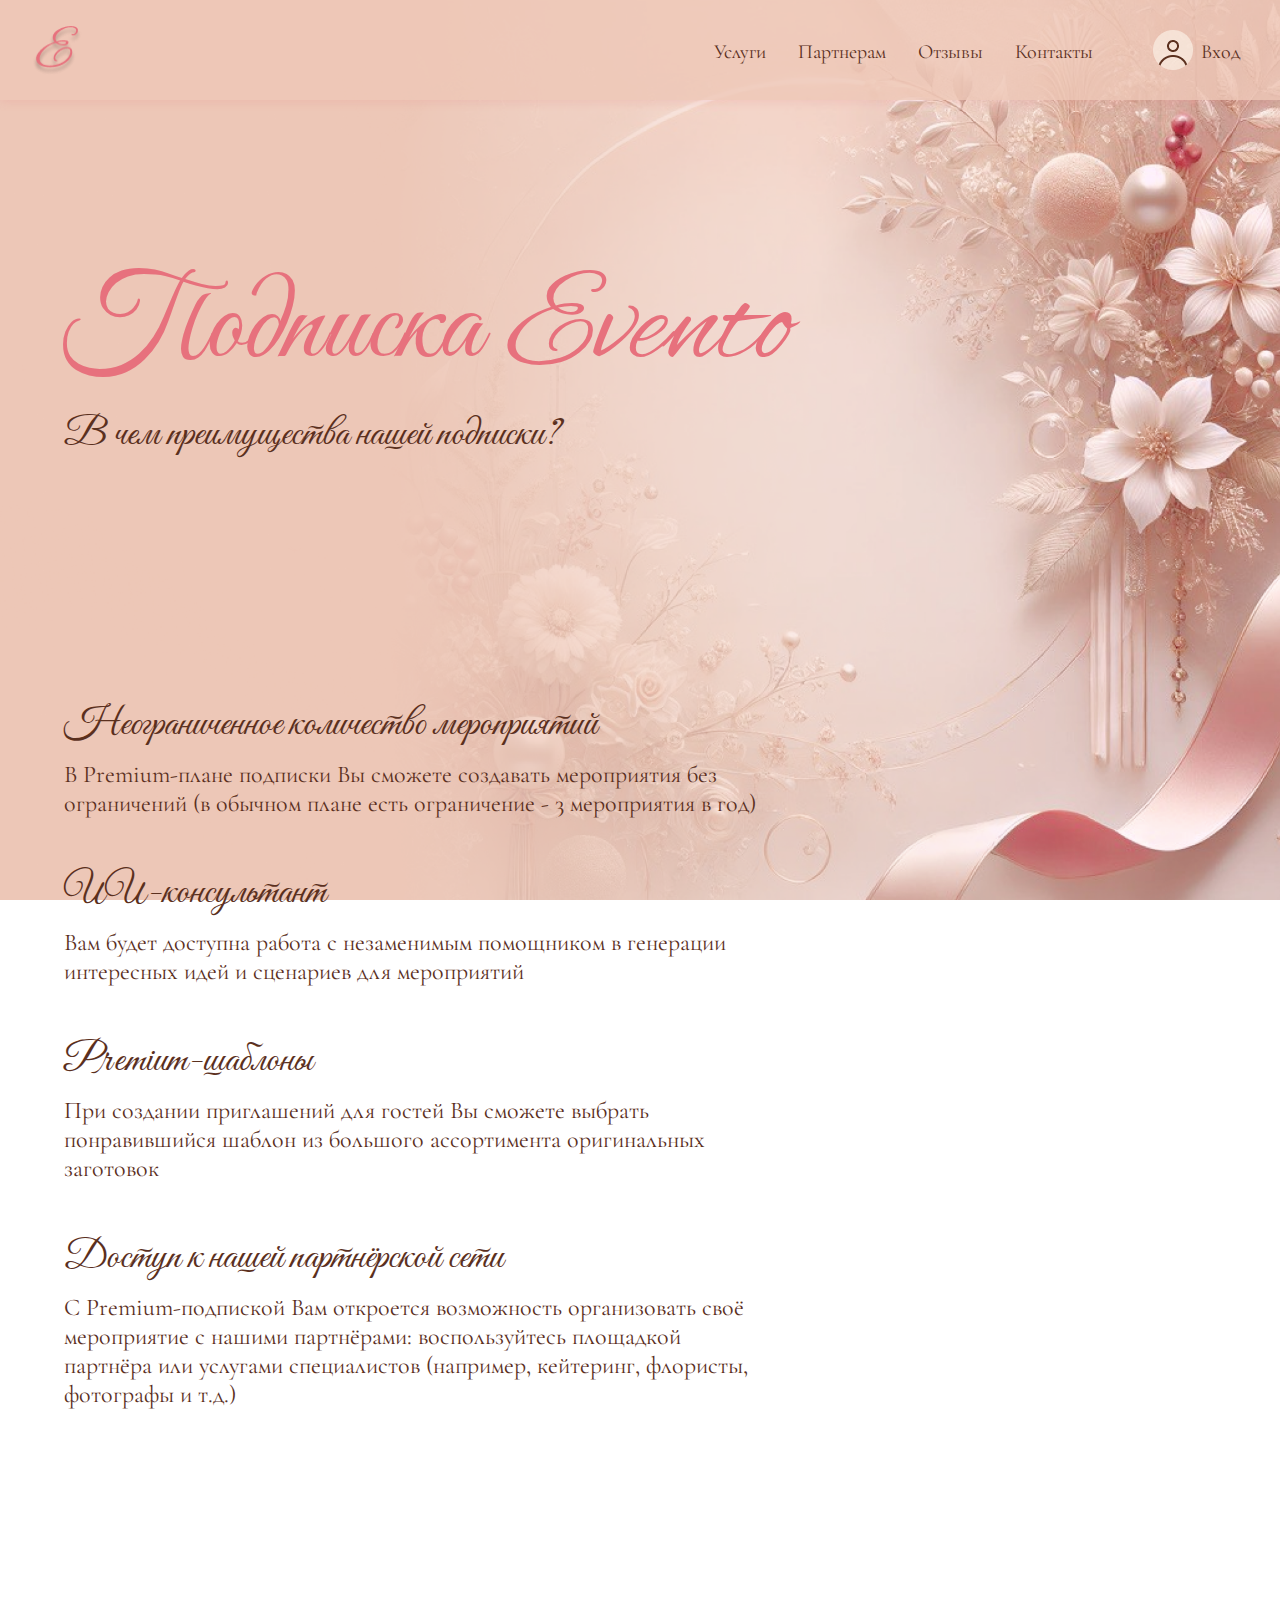
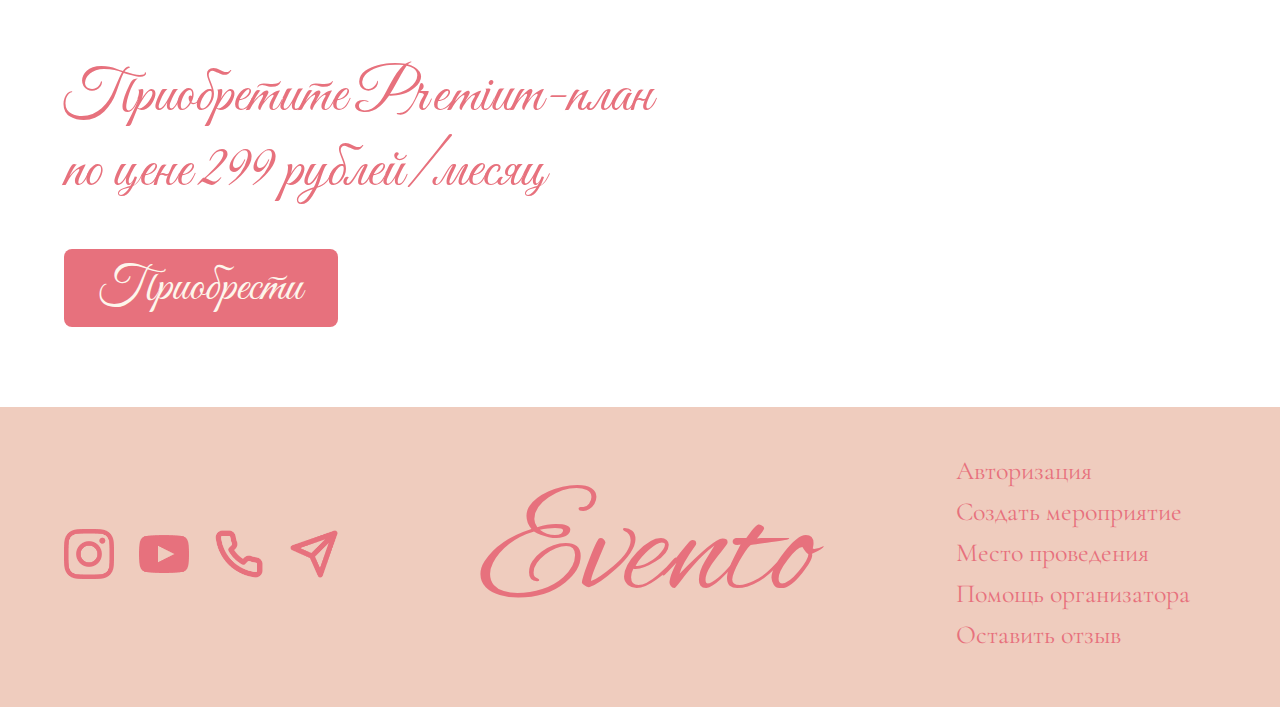
<file: frontend/html/sub.html>
<!DOCTYPE html>
<html lang="ru">
<head>
    <meta charset="UTF-8">
    <meta name="viewport" content="width=device-width, initial-scale=1.0">
    <title>Evento</title>
    <link rel="stylesheet" href="../style/default.css">
    <link rel="stylesheet" href="../style/fonts.css">
    <link rel="stylesheet" href="../style/header.css">
    <link rel="stylesheet" href="../style/footer.css">
    <link rel="stylesheet" href="../style/modal.css">
    <link rel="stylesheet" href="../style/sub.css">
</head>
<body>
    <header>
        <a href="../html/index.html"><img class="header__logo" src="../source/logo.png" alt="#"></a>
        <div class="header__right-side">
            <ul class="nav__list">
                <li class="nav__item">
                    <a href="#" class="nav__link">
                        Услуги
                    </a>
                </li>
                <li class="nav__item">
                    <a href="../html/partners.html" class="nav__link">
                        Партнерам
                    </a>
                </li>
                <li class="nav__item">
                    <a href="../html/feedback.html" class="nav__link">
                        Отзывы
                    </a>
                </li>
                <li class="nav__item">
                    <a href="contacts.html" class="nav__link">
                        Контакты
                    </a>
                </li>
            </ul>
            <div class="header__login" id="btn-login">
                <img class="login-logo" src="../source/login-logo.png" alt="#">
                <p class="login-text">Вход</p>
            </div>
        </div>
    </header>
    <main>
        <div class="container">
            <div class="main__first-view">
                <p class="evento"><span class="greatVibes">Подписка</span> Evento</p>
                <p class="evento-description">В чем преимущества нашей подписки?</p>
            </div>
            <ul class="main_benefits-list">
                <li class="main_benefit">
                    <h2 class="benefit-heading">
                        Неограниченное количество мероприятий
                    </h2>
                    <p class="benefit-description">
                        В Premium-плане подписки Вы сможете создавать мероприятия без ограничений (в обычном плане есть ограничение - 3 мероприятия в год)
                    </p>
                </li>
                <li class="main_benefit">
                    <h2 class="benefit-heading">
                        ИИ-консультант
                    </h2>
                    <p class="benefit-description">
                        Вам будет доступна работа с незаменимым помощником в генерации интересных идей и сценариев для мероприятий
                    </p>
                </li>
                <li class="main_benefit">
                    <h2 class="benefit-heading">
                        Premium-шаблоны
                    </h2>
                    <p class="benefit-description">
                        При создании приглашений для гостей Вы сможете выбрать понравившийся шаблон из большого ассортимента оригинальных заготовок
                    </p>
                </li>
                <li class="main_benefit">
                    <h2 class="benefit-heading">
                        Доступ к нашей партнёрской сети
                    </h2>
                    <p class="benefit-description">
                        С Premium-подпиской Вам откроется возможность организовать своё мероприятие с нашими партнёрами: воспользуйтесь площадкой партнёра или услугами специалистов (например, кейтеринг, флористы, фотографы и т.д.)
                    </p>
                </li>
            </ul>
            <p class="buy-description">
                Приобретите Premium-план  по цене 299 рублей/месяц
            </p>
            <a href="#" class="buy-link">
                <button class="buy-button" id="buy-btn">
                    Приобрести
                </button>
            </a>
        </div>
    </main>
    <footer>
        <div class="container">
            <div class="footer__content">
                <div class="left-side">
                    <!-- <img src="../source/logo.png" alt="#" class="footer-logo"> -->
                    <div class="footer-social">
                        <a href="https://github.com/Denis-Mist/Event" class="social-link" target="_blank">
                            <img src="../source/inst.png" alt="#" class="social-logo">
                        </a>
                        <a href="https://github.com/Denis-Mist/Event" class="social-link" target="_blank">
                            <img src="../source/youtube.png" alt="#" class="social-logo">
                        </a>
                        <a href="https://github.com/Denis-Mist/Event" class="social-link" target="_blank">
                            <img src="../source/phone.png" alt="#" class="social-logo">
                        </a>
                        <a href="https://github.com/Denis-Mist/Event" class="social-link" target="_blank">
                            <img src="../source/tg.png" alt="#" class="social-logo">
                        </a>
                    </div>
                </div>
                <p class="footer-evento">Evento</p>
                <div class="footer__nav">
                    <!-- <h3 class="footer__list-heading">Ссылки</h3> -->
                    <ul class="footer__nav-list">
                        <li class="footer__list-item">
                            <a href="#" class="footer__nav-link">Авторизация</a>
                        </li>
                        <li class="footer__list-item">
                            <a href="#" class="footer__nav-link">Создать мероприятие</a>
                        </li>
                        <li class="footer__list-item">
                            <a href="#" class="footer__nav-link">Место проведения</a>
                        </li>
                        <li class="footer__list-item">
                            <a href="#" class="footer__nav-link">Помощь организатора</a>
                        </li>
                        <li class="footer__list-item">
                            <a href="#" class="footer__nav-link">Оставить отзыв</a>
                        </li>
                    </ul>
                </div>
            </div>
        </div>
    </footer>
    <div id="modal" class="modal">
        <div class="wrapper">
            <div id="closeModal" class="closeModal"></div>
            <h2 class="form-heading">Добро пожаловать в <span class="welcome-evento">Evento!</span></h2>
            <form action="#" class="form1">
                <input type="name" placeholder="Имя пользователя">
                <input type="password" placeholder="Пароль">
                <a href="#" class="forgot">Забыли пароль?</a>
                <button id="entry-btn">Войти</button>
                <p class="or">Или</p>
                <button id="vk-btn">Войти с ВК</button>
                <p class="no-acc">Еще нет аккаунта в Evento?</p>
                <button id="reg-btn">Зарегистрироваться</button>
            </form>
        </div>
    </div>   
    <div id="modal2" class="modal2">
        <div class="wrapper2">
            <div id="closeModal2" class="closeModal"></div>
            <h2 class="form-heading">Регистрация в <span class="welcome-evento">Evento!</span></h2>
            <form action="#" class="form2">
                <p class="reg">Придумайте имя пользователя:</p>
                <input type="name" placeholder="Имя пользователя">
                <p class="reg">Укажите электронную почту:</p>
                <input type="email" placeholder="Электронная почта">
                <p class="reg">Придумайте пароль:</p>
                <input type="password" placeholder="Пароль">
                <p class="reg">Повторите пароль:</p>
                <input type="password" placeholder="Повторите пароль">
                <div class="fin-btn">
                    <button id="fin-reg-btn">Зарегистрироваться</button>
                </div>
            </form>
        </div>
    </div> 
    <script src="../js/main.js"></script> 
</body>
</html>
</file>
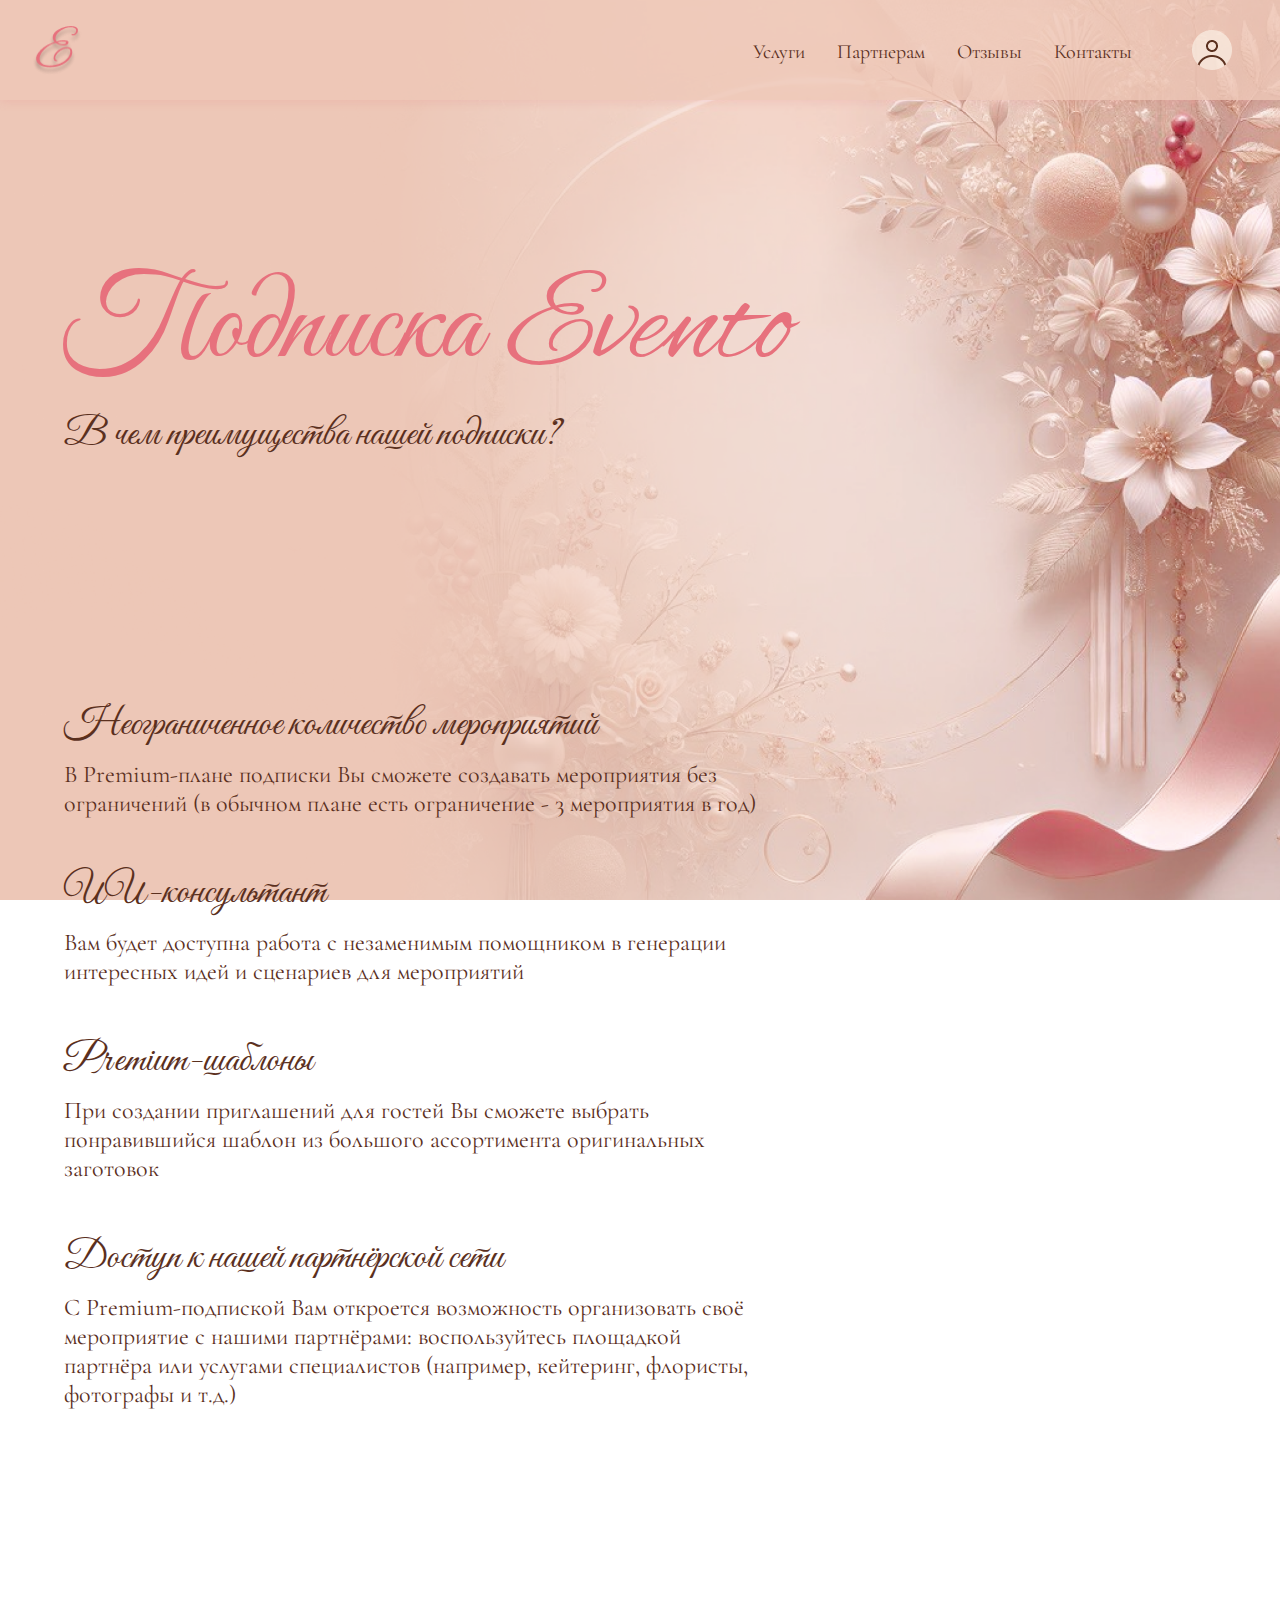
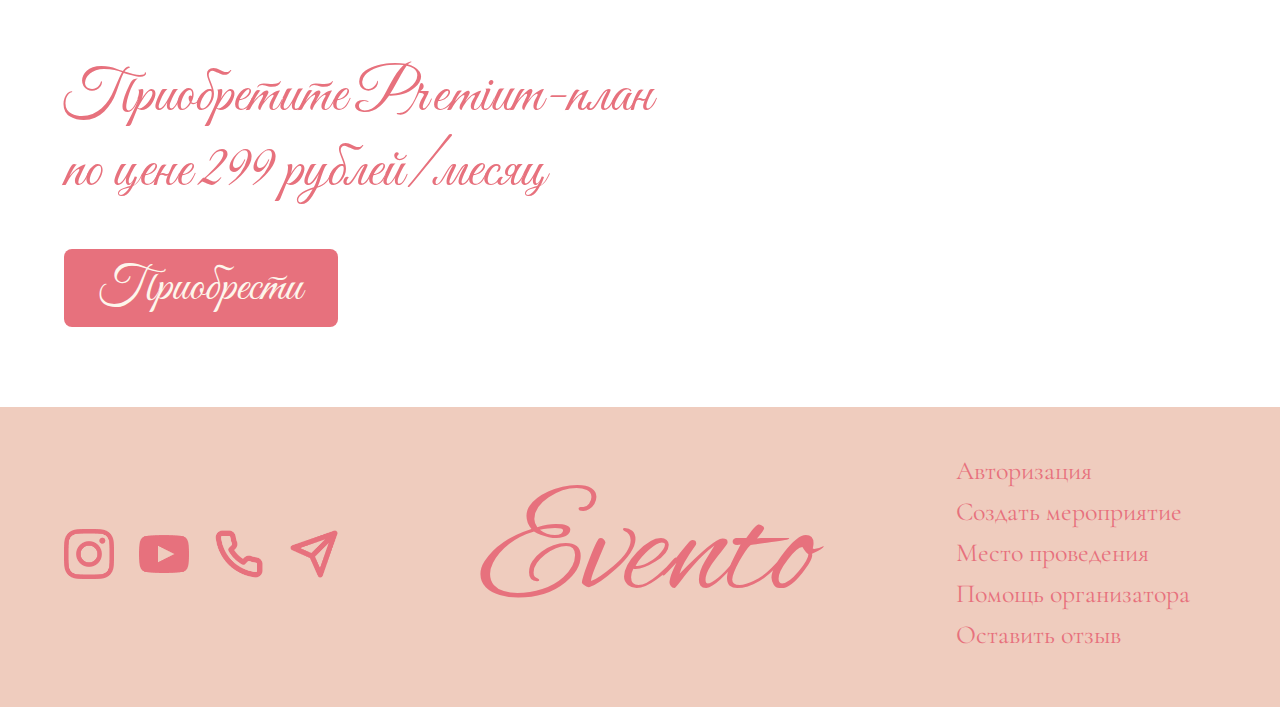
<file: frontend/html/subAfterAuth.html>
<!DOCTYPE html>
<html lang="ru">
<head>
    <meta charset="UTF-8">
    <meta name="viewport" content="width=device-width, initial-scale=1.0">
    <title>Evento</title>
    <link rel="stylesheet" href="../style/default.css">
    <link rel="stylesheet" href="../style/fonts.css">
    <link rel="stylesheet" href="../style/header.css">
    <link rel="stylesheet" href="../style/footer.css">
    <link rel="stylesheet" href="../style/modal.css">
    <link rel="stylesheet" href="../style/sub.css">
</head>
<body>
    <header>
        <a href="../html/index.html"><img class="header__logo" src="../source/logo.png" alt="#"></a>
        <div class="header__right-side">
            <ul class="nav__list">
                <li class="nav__item">
                    <a href="#" class="nav__link">
                        Услуги
                    </a>
                </li>
                <li class="nav__item">
                    <a href="../html/partners.html" class="nav__link">
                        Партнерам
                    </a>
                </li>
                <li class="nav__item">
                    <a href="#" class="nav__link">
                        Отзывы
                    </a>
                </li>
                <li class="nav__item">
                    <a href="#" class="nav__link">
                        Контакты
                    </a>
                </li>
            </ul>
            <div class="header__login" id="btn-login">
                <img class="login-logo" src="../source/login-logo.png" alt="#">
                <!-- <p id="userNameAuth" class="login-text">User</p> -->
            </div>
        </div>
    </header>
    <main>
        <div class="container">
            <div class="main__first-view">
                <p class="evento"><span class="greatVibes">Подписка</span> Evento</p>
                <p class="evento-description">В чем преимущества нашей подписки?</p>
            </div>
            <ul class="main_benefits-list">
                <li class="main_benefit">
                    <h2 class="benefit-heading">
                        Неограниченное количество мероприятий
                    </h2>
                    <p class="benefit-description">
                        В Premium-плане подписки Вы сможете создавать мероприятия без ограничений (в обычном плане есть ограничение - 3 мероприятия в год)
                    </p>
                </li>
                <li class="main_benefit">
                    <h2 class="benefit-heading">
                        ИИ-консультант
                    </h2>
                    <p class="benefit-description">
                        Вам будет доступна работа с незаменимым помощником в генерации интересных идей и сценариев для мероприятий
                    </p>
                </li>
                <li class="main_benefit">
                    <h2 class="benefit-heading">
                        Premium-шаблоны
                    </h2>
                    <p class="benefit-description">
                        При создании приглашений для гостей Вы сможете выбрать понравившийся шаблон из большого ассортимента оригинальных заготовок
                    </p>
                </li>
                <li class="main_benefit">
                    <h2 class="benefit-heading">
                        Доступ к нашей партнёрской сети
                    </h2>
                    <p class="benefit-description">
                        С Premium-подпиской Вам откроется возможность организовать своё мероприятие с нашими партнёрами: воспользуйтесь площадкой партнёра или услугами специалистов (например, кейтеринг, флористы, фотографы и т.д.)
                    </p>
                </li>
            </ul>
            <p class="buy-description">
                Приобретите Premium-план  по цене 299 рублей/месяц
            </p>
            <button class="buy-button" id="purch-btn">
                Приобрести
            </button>
        </div>
    </main>
    <footer>
        <div class="container">
            <div class="footer__content">
                <div class="left-side">
                    <!-- <img src="../source/logo.png" alt="#" class="footer-logo"> -->
                    <div class="footer-social">
                        <a href="#" class="social-link">
                            <img src="../source/inst.png" alt="#" class="social-logo">
                        </a>
                        <a href="#" class="social-link">
                            <img src="../source/youtube.png" alt="#" class="social-logo">
                        </a>
                        <a href="#" class="social-link">
                            <img src="../source/phone.png" alt="#" class="social-logo">
                        </a>
                        <a href="#" class="social-link">
                            <img src="../source/tg.png" alt="#" class="social-logo">
                        </a>
                    </div>
                </div>
                <p class="footer-evento">Evento</p>
                <div class="footer__nav">
                    <!-- <h3 class="footer__list-heading">Ссылки</h3> -->
                    <ul class="footer__nav-list">
                        <li class="footer__list-item">
                            <a href="#" class="footer__nav-link">Авторизация</a>
                        </li>
                        <li class="footer__list-item">
                            <a href="#" class="footer__nav-link">Создать мероприятие</a>
                        </li>
                        <li class="footer__list-item">
                            <a href="#" class="footer__nav-link">Место проведения</a>
                        </li>
                        <li class="footer__list-item">
                            <a href="#" class="footer__nav-link">Помощь организатора</a>
                        </li>
                        <li class="footer__list-item">
                            <a href="#" class="footer__nav-link">Оставить отзыв</a>
                        </li>
                    </ul>
                </div>
            </div>
        </div>
    </footer>
    <div id="modal" class="modal">
        <div class="wrapper">
            <div id="closeModal" class="closeModal"></div>
            <h2 class="form-heading">Добро пожаловать в <span class="welcome-evento">Evento!</span></h2>
            <form action="#" class="form1">
                <input type="name" placeholder="Имя пользователя">
                <input type="password" placeholder="Пароль">
                <a href="#" class="forgot">Забыли пароль?</a>
                <button id="entry-btn">Войти</button>
                <p class="or">Или</p>
                <button id="vk-btn">Войти с ВК</button>
                <p class="no-acc">Еще нет аккаунта в Evento?</p>
                <button id="reg-btn">Зарегистрироваться</button>
            </form>
        </div>
    </div>   
    <div id="modal2" class="modal2">
        <div class="wrapper2">
            <div id="closeModal2" class="closeModal"></div>
            <h2 class="form-heading">Регистрация в <span class="welcome-evento">Evento!</span></h2>
            <form action="#" class="form2">
                <p class="reg">Придумайте имя пользователя:</p>
                <input type="name" placeholder="Имя пользователя">
                <p class="reg">Укажите электронную почту:</p>
                <input type="email" placeholder="Электронная почта">
                <p class="reg">Придумайте пароль:</p>
                <input type="password" placeholder="Пароль">
                <p class="reg">Повторите пароль:</p>
                <input type="password" placeholder="Повторите пароль">
                <div class="fin-btn">
                    <button id="fin-reg-btn">Зарегистрироваться</button>
                </div>
            </form>
        </div>
    </div> 
    <div id="modal3" class="modal">
        <div class="purch-wrap">
            <div id="closeModal3" class="closeModal"></div>
            <h2 class="form-heading">Выберите тип оплаты</h2>
            <button class="purchase-btn">СБП</button>
            <button class="purchase-btn" id="purch-card-btn">Карта</button>
            <button class="purchase-btn">MirPay</button>
        </div>
    </div> 
    <div id="modal4" class="modal">
        <div class="purch-wrap2">
            <div id="closeModal4" class="closeModal"></div>
            <form action="#" class="purch-form">
                <h2 class="form-heading">Карта</h2>
                <input type="number" class="purch-input number-input" placeholder="Номер карты">
                <div class="dateCVV">
                    <input type="month" class="purch-input date-input">
                    <input type="password" class="purch-input cvv-input" placeholder="CVV">
                </div>
                <input type="text" class="name-input" placeholder="Ivanov Ivan">
                <div class="purch-submit">
                    <button class="purch-submit-btn">Оплатить</button>
                </div>
            </form>
        </div>
    </div> 
    <script src="../js/main.js"></script> 
    <script src="../js/sub.js"></script> 
</body>
</html>
</file>
<file: frontend/style.css>
@import url('https://fonts.googleapis.com/css2?family=Alex+Brush&family=Cormorant+Garamond:wght@300;400;500;600;700&display=swap');
@import url('https://fonts.googleapis.com/css2?family=Great+Vibes&display=swap');

* {
    font-family: "Cormorant Garamond", serif;
    font-weight: 400;
    font-style: normal;
    font-size: 20px;
    padding: 0;
    margin: 0;
    color: #5B301E;
}

body {
    background: linear-gradient(#EDC7B7, #FDF6EC);
    background-attachment: fixed;
}

p {
    margin: 0;
    padding: 0;
}

ul {
    margin: 0;
    padding: 0;
}

li {
    margin: 0;
    padding: 0;
}

a {
    text-decoration: none;
}

ul {
    list-style-type: none;
}

button:hover {
    cursor: pointer;
}

header {
    display: flex;
    flex-direction: row;
    justify-content: space-between;
    padding-top: 16px;
    padding-left: 32px;
    padding-right: 40px;
    padding-bottom: 32px;
    height: 100px;
    margin-bottom: 150px;
    /* background-color: #efd0c3;*/
     /* background: linear-gradient(#EDC7B7, #FDF6EC); */
    box-sizing: border-box;
    -webkit-box-shadow: 0px 1px 10px 0px rgba(231,113,125,0.2);
    -moz-box-shadow: 0px 1px 10px 0px rgba(231,113,125,0.2);
    box-shadow: 0px 1px 10px 0px rgba(231,113,125,0.2);
    position: sticky;
}

.header__logo {
    width: 50px;
    height: 50px;
    margin-top: 10px;
}

.header__right-side {
    display: flex;
    flex-direction: row;
}

#btn-login:hover {
    cursor: pointer;
}

.nav__list {
    display: flex;
    flex-direction: row;
    padding-top: 16px;
    margin-right: 36px;
}

.nav__item {
    height: 22px;
    padding: 8px;
    margin-right: 16px;
    /* background-color: #EDC7B7; */
    border-radius: 8px;
}

.header__login {
    display: flex;
    flex-direction: row;
}

.login-logo {
    width: 40px;
    height: 40px;
    padding-top: 14px;
    margin-right: 8px;
}

.login-text {
    padding-top: 24px;
}

.container {
    padding-left: 64px;
    padding-right: 64px;
}

.main__first-view {
    text-align: center;
}

.evento {
    font-family: "Alex Brush", cursive;
    font-size: 128px;
    color: #E7717D;
}

.evento-description {
    font-family: "Great Vibes", cursive;
    font-size: 40px;
    margin-bottom: 36px;
}

.button-start {
    font-family: "Great Vibes", cursive;
    font-size: 48px;
    width: 274px;
    height: 78px;
    background-color: #E7717D;
    border-radius: 8px;
    border: none;
    color: #FDF6EC;
    margin-bottom: 196px;
}

.us__heading {
    font-family: "Great Vibes", cursive;
    font-size: 36px;
    color: #E7717D;
}

.us__description {
    font-size: 24px;
    margin-bottom: 50px;
}

.cards {
    display: grid;
    grid-template-columns: repeat(3, 1fr);
    grid-column-gap: 30px;
    grid-row-gap: 65px;
    margin-bottom: 128px;
}

.card {
    padding-left: 56px;
    position: relative;
}

.card__logo {
    position: absolute;
    left: 0;
}

.card__heading {
    font-family: "Great Vibes", cursive;
    font-size: 32px;
    color: #E7717D;
}

.photos {
    display: flex;
    flex-direction: row;
    justify-content: space-between;
    margin-bottom: 100px;
}

.photo {
    width: 47%;
    border-radius: 15px;
    -webkit-box-shadow: 1px 1px 10px 0px rgba(231,113,125,0.3);
    -moz-box-shadow: 1px 1px 10px 0px rgba(231,113,125,0.3);
    box-shadow: 1px 1px 10px 0px rgba(231,113,125,0.3);
}

.footer__content {
    display: flex;
    flex-direction: row;
    justify-content: space-between;
}

.footer-logo {
    width: 70px;
    margin-bottom: 36px;
}

.social-logo {
    width: 50px;
    margin-right: 20px;
}

.footer-evento {
    font-family: "Alex Brush", cursive;
    font-size: 150px;
    color: #E7717D;
}

.footer__content {
    display: flex;
    flex-direction: row;
    justify-content: space-between;
    align-items: center;
    margin-bottom: 60px;
}

.footer__nav {
    width: 280px;
    padding-left: 20px;
    box-sizing: border-box;
}

.footer__list-heading {
    font-size: 32px;
    margin-bottom: 16px;
    color: #E7717D;
}

.footer__list-item {
    margin-bottom: 10px;
}

.footer__nav-link {
    font-size: 26px;
    color: #E7717D;
}

.modal {
    display: none;
}

.modal {
    display: none;
    position: fixed;
    z-index: 1;
    left: 0;
    top: 0;
    width: 100%;
    height: 100%;
    overflow: auto;
    background-color: rgb(0,0,0);
    background-color: rgba(0,0,0,0.5); 
}

.wrapper {
    position: relative;
    width: 30%;
    height: 440px;
    background-color: #edcdc0;
    border: 1px solid #E7717D;
    border-radius: 10px;
    padding: 30px;
    padding-left: 90px;
    padding-right: 90px;
    padding-top: 40px;
    margin: 7% auto;
}

.form1 {
    text-align: center;
}

.form-heading {
    font-family: "Great Vibes", cursive;
    font-size: 32px;
    color: #5B301E;
    margin-bottom: 10px;
    text-align: center;
}

.form1 input {
    width: 400px;
    height: 40px;
    border-radius: 8px;
    border: 2px solid #E7717D;
    margin-top: 15px;
}

.form1 input::placeholder {
    color: #E7717D;
    padding: 8px;
}

.forgot {
    display: block;
    color: #E7717D;
    margin-top: 5px;
    margin-bottom: 15px;
    text-decoration: underline;
}

.form1 button {
    width: 400px;
    font-size: 26px;
    padding: 5px;
    background-color: #E7717D;
    color: #FDF6EC;
    border: none;
    border-radius: 8px;
    margin-bottom: 10px;
}

.or {
    margin-bottom: 10px;
}

.no-acc {
    margin-top: 10px;
    margin-bottom: 10px;
}

.modal2 {
    display: none;
    position: fixed;
    z-index: 1;
    left: 0;
    top: 0;
    width: 100%;
    height: 100%;
    overflow: auto;
    background-color: rgb(0,0,0);
    background-color: rgba(0,0,0,0.5); 
}

.wrapper2 {
    position: relative;
    width: 30%;
    height: 440px;
    background-color: #edcdc0;
    border: 1px solid #E7717D;
    border-radius: 10px;
    padding: 30px;
    padding-left: 90px;
    padding-right: 90px;
    padding-top: 40px;
    margin: 7% auto;
}

.form2 input {
    width: 450px;
    height: 40px;
    border-radius: 8px;
    border: 2px solid #E7717D;
    margin-bottom: 10px;
}

.form2 input::placeholder {
    color: #E7717D;
    padding: 8px;
}

.form2 button {
    width: 400px;
    font-size: 26px;
    padding: 5px;
    background-color: #E7717D;
    color: #FDF6EC;
    border: none;
    border-radius: 8px;
}

.reg {
    margin-bottom: 2px;
}

.fin-btn {
    text-align: center;
}

#fin-reg-btn {
    margin-top: 20px;
}

/* cross */
.closeModal {
	position: absolute;
	top: 30px;
	right: 20px;
	width: 24px;
	height: 24px;
	opacity: 0.3;
	cursor: pointer;
  transition: opacity ease 0.5s;

	&:hover {
		opacity: 1;
	}
}

.closeModal::before,
.closeModal::after {
	content: '';
	position: absolute;
	top: 10px;
	display: block;
	width: 24px;
	height: 3px;
	background: #E7717D;
}

.closeModal::before {
	transform: rotate(45deg);
}

.closeModal::after {
	transform: rotate(-45deg);
}

.welcome-evento {
    font-family: "Alex Brush", cursive;
    font-size: 32px;
    color: #E7717D;
    margin-bottom: 10px;
    text-align: center;
}
</file>
<file: frontend/style/default.css>
p {
    margin: 0;
    padding: 0;
}

ul {
    margin: 0;
    padding: 0;
}

li {
    margin: 0;
    padding: 0;
}

a {
    text-decoration: none;
}

ul {
    list-style-type: none;
}

button:hover {
    cursor: pointer;
}


.container {
    padding-left: 64px;
    padding-right: 64px;
}
</file>
<file: frontend/style/fonts.css>
@import url('https://fonts.googleapis.com/css2?family=Alex+Brush&family=Cormorant+Garamond:wght@300;400;500;600;700&display=swap');
@import url('https://fonts.googleapis.com/css2?family=Great+Vibes&display=swap');

* {
    font-family: "Cormorant Garamond", serif;
    font-weight: 400;
    font-style: normal;
    font-size: 20px;
    padding: 0;
    margin: 0;
    color: #5B301E;
}

.greatVibes {
    font-family: "Great Vibes", cursive;
    font-size: 120px;
    color: #E7717D;
}

.greatVibes90 {
    font-family: "Great Vibes", cursive;
    font-size: 80px;
    color: #E7717D;
    text-align: center;
}
</file>
<file: frontend/style/header.css>
header {
    display: flex;
    flex-direction: row;
    justify-content: space-between;
    padding-top: 16px;
    padding-left: 32px;
    padding-right: 40px;
    padding-bottom: 32px;
    height: 100px;
    margin-bottom: 130px;
    /* background-color: #efd0c3;*/
     /* background: linear-gradient(#EDC7B7, #FDF6EC); */
    box-sizing: border-box;
    -webkit-box-shadow: 0px 1px 10px 0px rgba(231,113,125,0.2);
    -moz-box-shadow: 0px 1px 10px 0px rgba(231,113,125,0.2);
    box-shadow: 0px 1px 10px 0px rgba(231,113,125,0.2);
    position: sticky;
}

.header__logo {
    width: 50px;
    height: 50px;
    margin-top: 10px;
}

.header__right-side {
    display: flex;
    flex-direction: row;
}

#btn-login:hover {
    cursor: pointer;
}

.nav__list {
    display: flex;
    flex-direction: row;
    padding-top: 16px;
    margin-right: 36px;
}

.nav__item {
    height: 22px;
    padding: 8px;
    margin-right: 16px;
    /* background-color: #EDC7B7; */
    border-radius: 8px;
}

.header__login {
    display: flex;
    flex-direction: row;
}

.login-logo {
    width: 40px;
    height: 40px;
    padding-top: 14px;
    margin-right: 8px;
}

.login-text {
    padding-top: 24px;
}
</file>
<file: frontend/style/footer.css>
.footer__content {
    display: flex;
    flex-direction: row;
    justify-content: space-between;
}

.footer-logo {
    width: 70px;
    margin-bottom: 36px;
}

.social-logo {
    width: 50px;
    margin-right: 20px;
}

.footer-evento {
    font-family: "Alex Brush", cursive;
    font-size: 150px;
    color: #E7717D;
}

.footer__content {
    display: flex;
    flex-direction: row;
    justify-content: space-between;
    align-items: center;
    margin-bottom: 60px;
}

.footer__nav {
    width: 280px;
    padding-left: 20px;
    box-sizing: border-box;
}

.footer__list-heading {
    font-size: 32px;
    margin-bottom: 16px;
    color: #E7717D;
}

.footer__list-item {
    margin-bottom: 10px;
}

.footer__nav-link {
    font-size: 26px;
    color: #E7717D;
}
</file>
<file: frontend/style/modal.css>
.modal {
    display: none;
}

.modal {
    display: none;
    position: fixed;
    z-index: 1;
    left: 0;
    top: 0;
    width: 100%;
    height: 100%;
    overflow: auto;
    background-color: rgb(0,0,0);
    background-color: rgba(0,0,0,0.5); 
}

.wrapper {
    position: relative;
    width: 30%;
    height: 440px;
    background-color: #edcdc0;
    border: 1px solid #E7717D;
    border-radius: 10px;
    padding: 30px;
    padding-left: 90px;
    padding-right: 90px;
    padding-top: 40px;
    margin: 7% auto;
}

.form1 {
    text-align: center;
}

.form-heading {
    font-family: "Great Vibes", cursive;
    font-size: 32px;
    color: #5B301E;
    margin-bottom: 10px;
    text-align: center;
}

.form1 input {
    width: 400px;
    height: 40px;
    border-radius: 8px;
    border: 2px solid #E7717D;
    margin-top: 15px;
    padding-left: 15px;
}

.form1 input::placeholder {
    color: #E7717D;
    /* padding: 8px; */
}

.forgot {
    display: block;
    color: #E7717D;
    margin-top: 5px;
    margin-bottom: 15px;
    text-decoration: underline;
}

.form1 button {
    width: 400px;
    font-size: 26px;
    padding: 5px;
    background-color: #E7717D;
    color: #FDF6EC;
    border: none;
    border-radius: 8px;
    margin-bottom: 10px;
}

.or {
    margin-bottom: 10px;
}

.no-acc {
    margin-top: 10px;
    margin-bottom: 10px;
}

.modal2 {
    display: none;
    position: fixed;
    z-index: 1;
    left: 0;
    top: 0;
    width: 100%;
    height: 100%;
    overflow: auto;
    background-color: rgb(0,0,0);
    background-color: rgba(0,0,0,0.5); 
}

.wrapper2 {
    position: relative;
    width: 30%;
    height: 440px;
    background-color: #edcdc0;
    border: 1px solid #E7717D;
    border-radius: 10px;
    padding: 30px;
    padding-left: 90px;
    padding-right: 90px;
    padding-top: 40px;
    margin: 7% auto;
}

.form2 input {
    width: 450px;
    height: 40px;
    border-radius: 8px;
    border: 2px solid #E7717D;
    margin-bottom: 10px;
    padding-left: 15px;
}

.form2 input::placeholder {
    color: #E7717D;
    /* padding: 8px; */
}

.form2 button {
    width: 400px;
    font-size: 26px;
    padding: 5px;
    background-color: #E7717D;
    color: #FDF6EC;
    border: none;
    border-radius: 8px;
}

.reg {
    margin-bottom: 2px;
}

.fin-btn {
    text-align: center;
}

#fin-reg-btn {
    margin-top: 20px;
}

/* cross */
.closeModal {
	position: absolute;
	top: 30px;
	right: 20px;
	width: 24px;
	height: 24px;
	opacity: 0.3;
	cursor: pointer;
  transition: opacity ease 0.5s;

	&:hover {
		opacity: 1;
	}
}

.closeModal::before,
.closeModal::after {
	content: '';
	position: absolute;
	top: 10px;
	display: block;
	width: 24px;
	height: 3px;
	background: #E7717D;
}

.closeModal::before {
	transform: rotate(45deg);
}

.closeModal::after {
	transform: rotate(-45deg);
}

.welcome-evento {
    font-family: "Alex Brush", cursive;
    font-size: 32px;
    color: #E7717D;
    margin-bottom: 10px;
    text-align: center;
}
</file>
<file: frontend/style/style.css>
body {
    background: linear-gradient(#EDC7B7, #FDF6EC);
    background-attachment: fixed;
}

.main__first-view {
    text-align: center;
}

.evento {
    font-family: "Alex Brush", cursive;
    font-size: 128px;
    color: #E7717D;
}

.evento-description {
    font-family: "Great Vibes", cursive;
    font-size: 40px;
    margin-bottom: 36px;
}

.button-start {
    font-family: "Great Vibes", cursive;
    font-size: 48px;
    width: 274px;
    height: 78px;
    background-color: #E7717D;
    border-radius: 8px;
    border: none;
    color: #FDF6EC;
    margin-bottom: 196px;
}

.us__heading {
    font-family: "Great Vibes", cursive;
    font-size: 36px;
    color: #E7717D;
}

.us__description {
    font-size: 24px;
    margin-bottom: 50px;
}

.cards {
    display: grid;
    grid-template-columns: repeat(3, 1fr);
    grid-column-gap: 30px;
    grid-row-gap: 65px;
    margin-bottom: 128px;
}

.card {
    padding-left: 56px;
    position: relative;
}

.card__logo {
    position: absolute;
    left: 0;
}

.card__heading {
    font-family: "Great Vibes", cursive;
    font-size: 32px;
    color: #E7717D;
}

.photos {
    display: flex;
    flex-direction: row;
    justify-content: space-between;
    margin-bottom: 100px;
}

.photo {
    width: 47%;
    border-radius: 15px;
    -webkit-box-shadow: 1px 1px 10px 0px rgba(231,113,125,0.3);
    -moz-box-shadow: 1px 1px 10px 0px rgba(231,113,125,0.3);
    box-shadow: 1px 1px 10px 0px rgba(231,113,125,0.3);
}
</file>
<file: frontend/style/feedback.css>
body {
    background: linear-gradient(#EDC7B7, #FDF6EC);
    background-attachment: fixed;
}

header {
    margin-bottom: 30px;
}

.aboutUs-heading {
    font-family: "Great Vibes", cursive;
    color: #E7717D;
    font-size: 60px;
    margin-bottom: 20px;
    text-align: center;
}

/* Slider */

.slider {
    position: relative;
    max-width: 700px;
    margin: auto;
    overflow: hidden;
    margin-bottom: 75px;
    border-radius: 20px;
    border: 2px solid #E7717D;

    -webkit-box-shadow: 1px 1px 10px 0px rgba(231,113,125,0.3);
    -moz-box-shadow: 1px 1px 10px 0px rgba(231,113,125,0.3);
    box-shadow: 1px 1px 10px 0px rgba(231,113,125,0.3);
}

.slides {
    display: flex;
    transition: transform 0.5s ease-in-out;
}

.slide {
    min-width: 100%;
    box-sizing: border-box;
}

.slide img {
    width: 100%;
    display: block;
}

.slider-btn {
    position: absolute;
    top: 50%;
    transform: translateY(-50%);
    background-color: rgba(255, 255, 255, 0.8);
    border: none;
    cursor: pointer;
    padding: 10px;
    font-size: 18px;
}

.prev {
    left: 10px;
}

.next {
    right: 10px;
}
</file>
<file: frontend/style/contacts.css>
.we-img {
    width: 820px;
    border-radius: 20px;
    margin-bottom: 30px;
    -webkit-box-shadow: 1px 1px 30px 0px rgba(231,113,125,0.5);
    -moz-box-shadow: 1px 1px 30px 0px rgba(231,113,125,0.5);
    box-shadow: 1px 1px 30px 0px rgba(231,113,125,0.5);
}

.we-container {
    display: flex;
    flex-direction: column;
    align-items: center;
}

.we-par {
    font-size: 24px;
    margin-bottom: 70px;
}

.support {
    font-family: "Great Vibes", cursive;
    font-size: 48px;
    width: 500px;
    height: 78px;
    background-color: #E7717D;
    border-radius: 8px;
    border: none;
    color: #FDF6EC;
    margin-bottom: 100px;
}


.purchase-btn {
    width: 400px;
    font-size: 26px;
    padding: 5px;
    background-color: #E7717D;
    color: #FDF6EC;
    border: none;
    border-radius: 8px;
    margin-top: 20px;
    margin-bottom: 15px;
}

.purch-wrap {
    text-align: center;
    position: relative;
    width: 30%;
    height: 300px;
    background-color: #edcdc0;
    border: 1px solid #E7717D;
    border-radius: 10px;
    padding: 30px;
    padding-left: 90px;
    padding-right: 90px;
    padding-top: 40px;
    margin: 10% auto;
}

.purch-wrap2 {
    text-align: center;
    position: relative;
    width: 30%;
    height: 330px;
    background-color: #edcdc0;
    border: 1px solid #E7717D;
    border-radius: 10px;
    padding: 30px;
    padding-left: 90px;
    padding-right: 90px;
    padding-top: 40px;
    margin: 10% auto;
}

.number-input {
    width: 400px;
    height: 40px;
    border-radius: 8px;
    border: 2px solid #E7717D;
    margin-top: 15px;
    padding-left: 15px;
}

.date-input {
    width: 200px;
    height: 40px;
    border-radius: 8px;
    border: 2px solid #E7717D;
    margin-top: 15px;
    padding-left: 15px;
    margin-right: 30px;
}

.cvv-input {
    width: 150px;
    height: 40px;
    border-radius: 8px;
    border: 2px solid #E7717D;
    margin-top: 15px;
    padding-left: 15px;
}

.name-input {
    width: 400px;
    height: 40px;
    border-radius: 8px;
    border: 2px solid #E7717D;
    margin-top: 15px;
    padding-left: 15px;
    margin-bottom: 30px;
}

.purch-submit-btn {
    width: 420px;
    font-size: 26px;
    padding: 5px;
    background-color: #E7717D;
    color: #FDF6EC;
    border: none;
    border-radius: 8px;
}
</file>
<file: frontend/style/partners.css>
body {
    background: linear-gradient(#EDC7B7, #FDF6EC);
    background-attachment: fixed;
}

header {
    margin-bottom: 170px;
}

.main__first-view {
    text-align: center;
}

.forPartners {
    font-family: "Great Vibes", cursive;
    font-size: 128px;
    color: #E7717D;
}

.forPartners-description {
    font-family: "Great Vibes", cursive;
    font-size: 40px;
    margin-bottom: 230px;
}

.aboutUs {
    font-family: "Great Vibes", cursive;
    font-size: 48px;
    color: #E7717D;
}

.aboutUs-description {
    font-size: 28px;
    margin-bottom: 80px;
}

.why {
    font-family: "Great Vibes", cursive;
    font-size: 48px;
    color: #E7717D;
    margin-bottom: 20px;
}

.cards__list {
    display: flex;
    flex-direction: row;
    justify-content: space-between;
    width: 100%;
    margin-bottom: 100px;
}

.card {
    width: 370px;
    border-radius: 15px;
    text-align: center;
    padding: 25px;
    background-color: #efd4c9;
    -webkit-box-shadow: 1px 1px 10px 0px rgba(231,113,125,0.3);
    -moz-box-shadow: 1px 1px 10px 0px rgba(231,113,125,0.3);
    box-shadow: 1px 1px 10px 0px rgba(231,113,125,0.3);
}

.card-img {
    width: 330px;
    border-radius: 15px;
    margin-bottom: 10px;
}

.card__heading {
    font-family: "Great Vibes", cursive;
    font-size: 36px;
    color: #E7717D;
}

.card__description {
    font-size: 22px;
}
</file>
<file: frontend/style/sub.css>
body {
    background-image: url(../source/bg.png);
    background-size: cover;
    background-attachment: fixed;
    background-repeat: no-repeat;
}

footer {
    overflow-y: 1;
    background-color: rgba(237,199,183, 0.9);
}

header {
    background-color: rgba(237,199,183, 0.8);
    margin-bottom: 150px;
}

.main__first-view {
    text-align: left;
}

.evento {
    font-family: "Alex Brush", cursive;
    font-size: 128px;
    color: #E7717D;
}

.evento-description {
    font-family: "Great Vibes", cursive;
    font-size: 40px;
    margin-bottom: 36px;
    margin-bottom: 240px;
}

.benefit-heading {
    font-family: "Great Vibes", cursive;
    font-size: 40px;
    margin-bottom: 10px;
}

.benefit-description {
    font-size: 24px;
    width: 700px;
    margin-bottom: 50px;
}

.buy-description {
    font-family: "Great Vibes", cursive;
    font-size: 60px;
    color: #E7717D;
    width: 600px;
    margin-top: 250px;
    margin-bottom: 40px;
}

.buy-button {
    font-family: "Great Vibes", cursive;
    font-size: 48px;
    width: 274px;
    height: 78px;
    background-color: #E7717D;
    border-radius: 8px;
    border: none;
    color: #FDF6EC;
    margin-bottom: 80px;
}

.footer__content {
    display: flex;
    flex-direction: row;
    justify-content: space-between;
}

.footer-logo {
    width: 70px;
    margin-bottom: 36px;
}

.social-logo {
    width: 50px;
    margin-right: 20px;
}

.footer__content {
    height: 300px;
    margin-bottom: 0;
}

.purchase-btn {
    width: 400px;
    font-size: 26px;
    padding: 5px;
    background-color: #E7717D;
    color: #FDF6EC;
    border: none;
    border-radius: 8px;
    margin-top: 20px;
    margin-bottom: 15px;
}

.purch-wrap {
    text-align: center;
    position: relative;
    width: 30%;
    height: 300px;
    background-color: #edcdc0;
    border: 1px solid #E7717D;
    border-radius: 10px;
    padding: 30px;
    padding-left: 90px;
    padding-right: 90px;
    padding-top: 40px;
    margin: 10% auto;
}

.purch-wrap2 {
    text-align: center;
    position: relative;
    width: 30%;
    height: 330px;
    background-color: #edcdc0;
    border: 1px solid #E7717D;
    border-radius: 10px;
    padding: 30px;
    padding-left: 90px;
    padding-right: 90px;
    padding-top: 40px;
    margin: 10% auto;
}

.number-input {
    width: 400px;
    height: 40px;
    border-radius: 8px;
    border: 2px solid #E7717D;
    margin-top: 15px;
    padding-left: 15px;
}

.date-input {
    width: 200px;
    height: 40px;
    border-radius: 8px;
    border: 2px solid #E7717D;
    margin-top: 15px;
    padding-left: 15px;
    margin-right: 30px;
}

.cvv-input {
    width: 150px;
    height: 40px;
    border-radius: 8px;
    border: 2px solid #E7717D;
    margin-top: 15px;
    padding-left: 15px;
}

.name-input {
    width: 400px;
    height: 40px;
    border-radius: 8px;
    border: 2px solid #E7717D;
    margin-top: 15px;
    padding-left: 15px;
    margin-bottom: 30px;
}

.purch-submit-btn {
    width: 420px;
    font-size: 26px;
    padding: 5px;
    background-color: #E7717D;
    color: #FDF6EC;
    border: none;
    border-radius: 8px;
}
</file>
